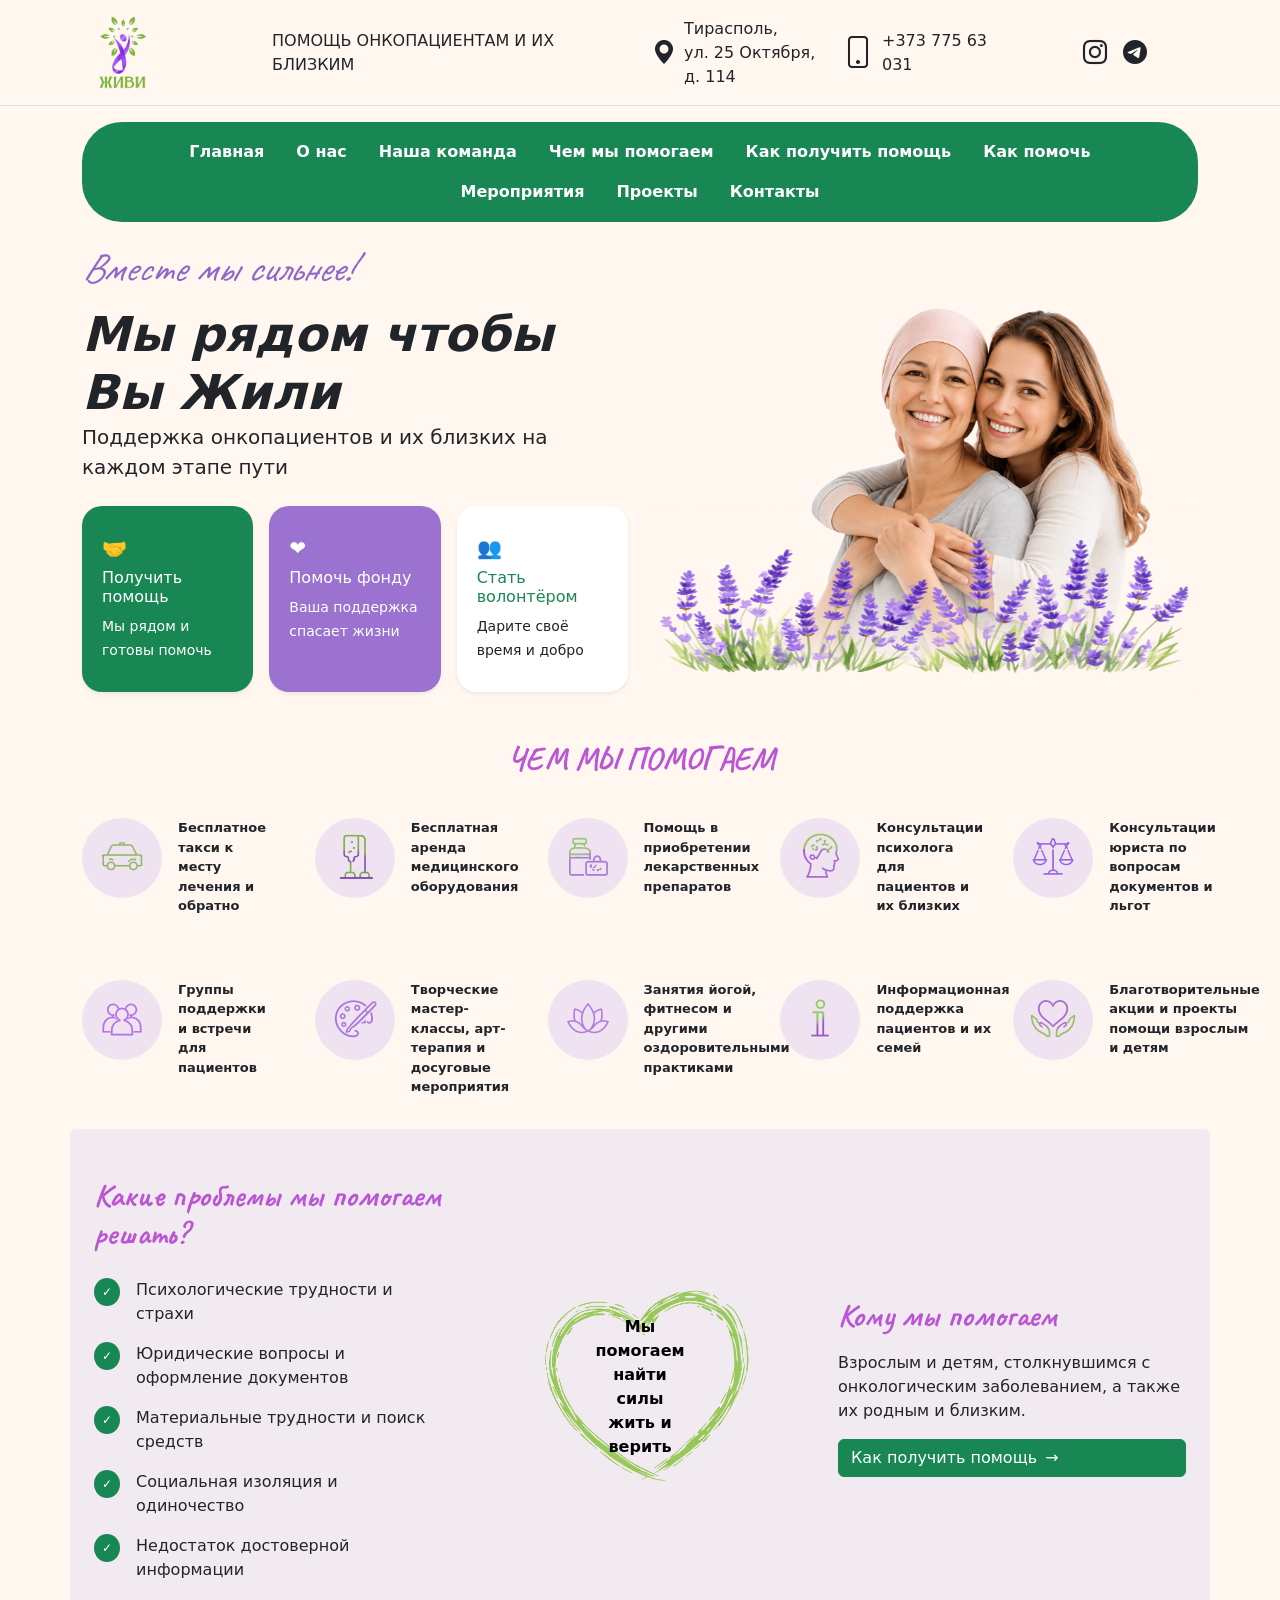
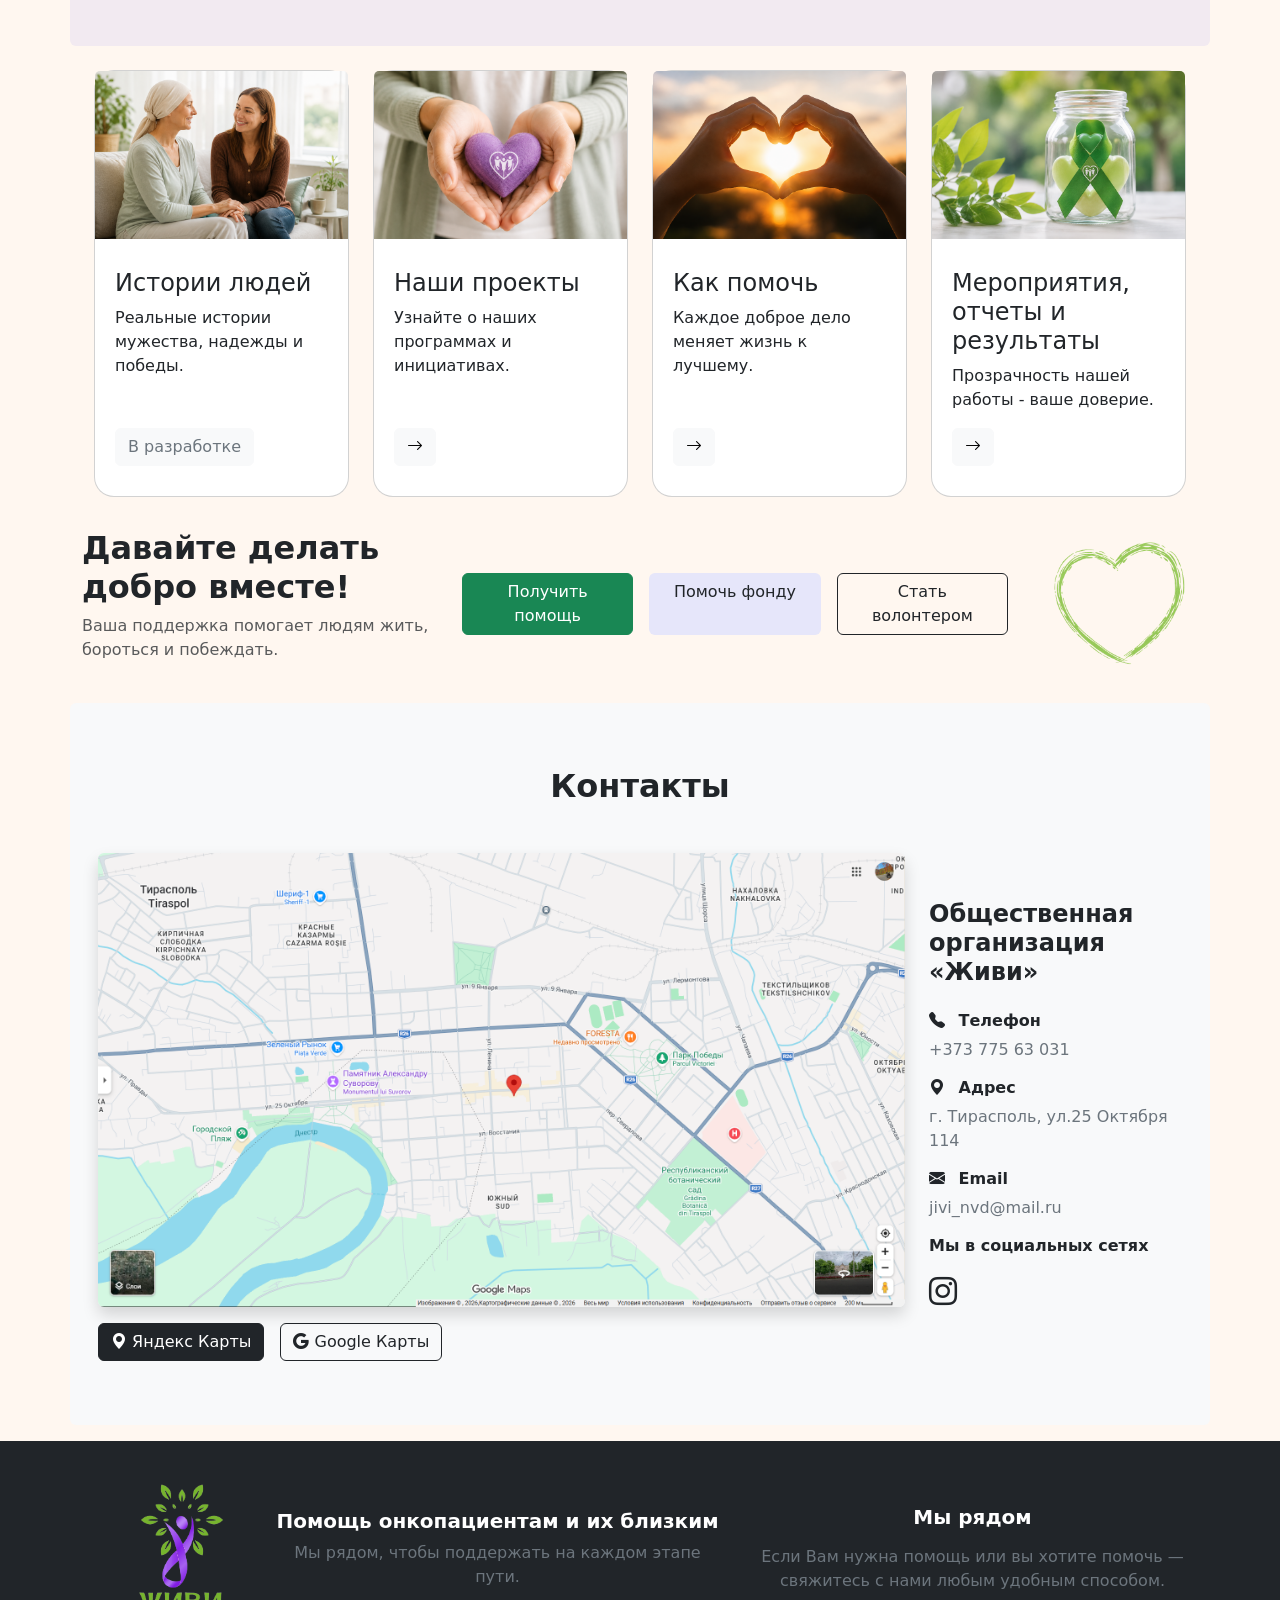
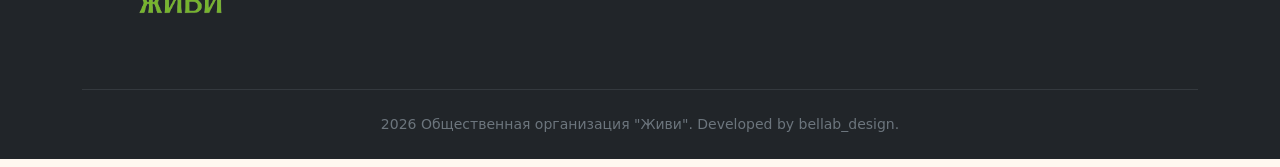
<file: index.html>
<!doctype html>
<html lang="ru">
<head>

    <!-- Google tag (gtag.js) -->
    <script async src="https://www.googletagmanager.com/gtag/js?id=G-BPQXWWPLKF"></script>
    <script>
        window.dataLayer = window.dataLayer || [];
        function gtag(){dataLayer.push(arguments);}
        gtag('js', new Date());

        gtag('config', 'G-BPQXWWPLKF');
    </script>

    <title>ОО «Живи» — помощь онкологическим больным в Приднестровье</title>
    <meta charset="utf-8">
    <meta name="viewport" content="width=device-width, initial-scale=1">


    <meta name="description"
          content="ОО «Живи» помогает онкологическим больным и их семьям в Приднестровье. Юридическая, психологическая и социальная помощь, поддержка пациентов.">

    <meta name="keywords"
          content="Живи, помощь онкобольным, помощь больным раком, Приднестровье, Тирасполь, благотворительность">

    <meta name="author" content="ОО «Живи»">

    <meta property="og:title" content="ОО «Живи» — помощь и поддержка">

    <meta property="og:description" content="Помощь онкологическим больным и их семьям">

    <meta property="og:type" content="website">

    <meta property="og:image" content="https://jivi.pmr.md/icons/header/logo.png">

    <meta property="og:url" content="https://jivi.pmr.md">

    <meta property="og:locale" content="ru_RU">

    <link rel="canonical" href="https://jivi.pmr.md/">

    <!-- Favicon -->
    <link rel="icon" href="https://jivi.pmr.md/icons/favicon.png" type="image/png">

    <!-- Bootstrap Icons -->
    <link rel="stylesheet" href="https://cdn.jsdelivr.net/npm/bootstrap-icons@1.11.3/font/bootstrap-icons.min.css">
    <link href="https://fonts.googleapis.com/css2?family=Caveat:wght@400;500;600;700&display=swap" rel="stylesheet">
    <link href="https://cdn.jsdelivr.net/npm/bootstrap@5.3.8/dist/css/bootstrap.min.css" rel="stylesheet"
          integrity="sha384-sRIl4kxILFvY47J16cr9ZwB07vP4J8+LH7qKQnuqkuIAvNWLzeN8tE5YBujZqJLB" crossorigin="anonymous">
    <link rel="stylesheet" href="css/style.css">


    <script type="application/ld+json">
        {
            "@context": "https://schema.org",
            "@type": "NGO",
            "name": "ОО «Живи»",
            "url": "https://jivi.pmr.md",
            "logo": "https://jivi.pmr.md/icons/header/logo.png",
            "description": "Общественная организация «Живи» оказывает помощь людям с онкологическими заболеваниями в Приднестровье.",
            "telephone": "+37377763031",
            "areaServed": {
                "@type": "Place",
                "name": "Приднестровье"
            },
            "address": {
                "@type": "PostalAddress",
                "addressLocality": "Тирасполь",
                "addressCountry": "MD"
            },
            "sameAs": [
                "https://www.instagram.com/jivi.onko.help/"
            ]
        }
    </script>
</head>

<body style="background-color: #FFF7F0;">

<!--Header-->

<header class="border-bottom">
    <div class="container">

        <div class="row align-items-center gy-2">

            <!-- LOGO -->
            <div class="col-12 col-sm-6 col-md-3 col-lg-2 text-center text-sm-start">
                <img src="icons/header/logo7.png" class="img-fluid logo w-50 p-3" alt="Логотип общественной организации «Живи»">
            </div>

            <!-- TITLE -->
            <div class="col-12 col-sm-6 col-md-3 col-lg-4 text-center text-sm-start">
                ПОМОЩЬ ОНКОПАЦИЕНТАМ И ИХ БЛИЗКИМ
            </div>

            <!-- ADDRESS -->
            <div class="col-12 col-md-3 col-lg-2 d-flex justify-content-center justify-content-md-start align-items-center">
                <i class="bi bi-geo-alt-fill me-2 fs-4"></i>
                <div class="text-center text-md-start">
                    Тирасполь,<br>ул. 25 Октября, д. 114
                </div>
            </div>

            <!-- PHONE -->
            <div class="col-12 col-md-3 col-lg-2 d-flex justify-content-center justify-content-md-start align-items-center">
                <i class="bi bi-phone me-2 fs-2"></i>
                <div class="text-center text-md-start">
                    +373 775 63 031
                </div>
            </div>

            <!-- SOCIAL -->
            <div class="col-12 col-lg-2 d-flex justify-content-center gap-3 fs-5">
                <a href="https://www.instagram.com/jivi.onko.help/" class="text-dark fs-4">
                    <i class="bi bi-instagram"></i>
                </a>
                <a href="https://t.me/team_live_pmr" class="text-dark fs-4">
                    <i class="bi bi-telegram"></i>
                </a>
            </div>
        </div>

    </div>
</header>

<main>

    <!--SEO-->

    <h1 class="visually-hidden">
        ОО «Живи» — помощь онкологическим больным в Приднестровье
    </h1>

    <!--Navbar-->

    <nav class="container mt-3">
        <div class="nav-wrapper bg-success">

            <ul class="nav justify-content-center fw-bold">
                <li class="nav-item">
                    <a class="nav-link text-white" href="#">Главная</a>
                </li>
                <li class="nav-item">
                    <h2 class="visually-hidden">О нас</h2>
                    <a class="nav-link text-white" href="aboutUs.html">О нас</a>
                </li>
                <li class="nav-item">
                    <a class="nav-link text-white" href="ourTeam.html">Наша команда</a>
                </li>
                <li class="nav-item">
                    <h2 class="visually-hidden">Чем мы помогаем</h2>
                    <a class="nav-link text-white" href="#howWeHelp">Чем мы помогаем</a>
                </li>
                <li class="nav-item">
                    <h2 class="visually-hidden">Как
                        получить помощь</h2>
                    <a class="nav-link text-white"
                       href="https://script.google.com/macros/s/AKfycbxM1c7LnrcYfMW8fWRunZTEGgI8AjXnWWBZpgmiaH6TPeH-Q8tuLE4RS60luPx8Rjal/exec">Как
                        получить помощь</a>
                </li>
                <li class="nav-item">
                    <h2 class="visually-hidden">Как помочь</h2>
                    <a class="nav-link text-white" href="howToHelp.html">Как помочь</a>
                </li>
                <li class="nav-item">
                    <a class="nav-link text-white" href="events.html">Мероприятия</a>
                </li>
                <li class="nav-item">
                    <a class="nav-link text-white" href="ourProjects.html">Проекты</a>
                </li>
                <li class="nav-item">
                    <h2 class="visually-hidden">Контакты</h2>
                    <a class="nav-link text-white" href="index.html#contacts">Контакты</a>
                </li>
            </ul>

        </div>
    </nav>

    <!--Hero-->

    <section class="hero p-3 m-3>">
        <div class="container">
            <div class="row align-items-center">

                <!-- Левая колонка -->
                <div class="col-lg-6 text-left text-lg-start">

                    <p class="text-purple fst-italic mb-2 together fs-1">
                        Вместе мы сильнее!
                    </p>

                    <div class="display-5 fw-bold fst-italic">
                        Мы рядом чтобы Вы Жили<br>
                    </div>

                    <p class="lead mb-4">
                        Поддержка онкопациентов и их близких
                        на каждом этапе пути
                    </p>

                    <div class="row g-3">

                        <div class="col-md-4">
                            <a href="https://script.google.com/macros/s/AKfycbxM1c7LnrcYfMW8fWRunZTEGgI8AjXnWWBZpgmiaH6TPeH-Q8tuLE4RS60luPx8Rjal/exec"
                               class="text-decoration-none">
                                <div class="card h-100 border-0 shadow-sm bg-success text-white">
                                    <div class="card-body">
                                        <h5>🤝</h5>
                                        <h6>Получить помощь</h6>
                                        <small>Мы рядом и готовы помочь</small>
                                    </div>
                                </div>
                            </a>
                        </div>

                        <div class="col-md-4">
                            <a href="howToHelp.html"
                               class="text-decoration-none">
                            <div class="card h-100 border-0 shadow-sm text-white"
                                 style="background:#9b72cf;">
                                <div class="card-body">
                                    <h5>❤</h5>
                                    <h6>Помочь фонду</h6>
                                    <small>Ваша поддержка спасает жизни</small>
                                </div>
                            </div>
                            </a>
                        </div>

                        <div class="col-md-4">
                            <div class="card h-100 border-0 shadow-sm">
                                <div class="card-body">
                                    <h5>👥</h5>
                                    <h6 class="text-success">Стать волонтёром</h6>
                                    <small>Дарите своё время и добро</small>
                                </div>
                            </div>
                        </div>

                    </div>

                </div>

                <div class="col-lg-6 text-center pt-3 mt-4">
                    <div class="position-relative d-inline-block">

                        <!-- Основная картинка -->
                        <div class="image-wrapper position-relative">
                            <img src="hero/main2.png"
                                 class="img-fluid"
                                 alt="Поддержка онкопациентов и их близких в Приднестровье">
                            <div class="blur-bottom"></div>
                        </div>

                        <!-- Нижняя картинка -->
                        <img src="hero/purple-lavender.webp"
                             class="position-absolute start-50 translate-middle-x"
                             style="
            bottom: -25px;
            width:100%;
            height:50%;
            z-index:2;
         "
                             alt="">

                    </div>
                </div>


            </div>
        </div>
    </section>


    <!--Чем мы помогаем-->

    <h2 class="text-center mb-4 fw-bold together m-3 p-3" id="howWeHelp">ЧЕМ МЫ ПОМОГАЕМ</h2>

    <div class="container">
        <div class="row row-cols-1 row-cols-sm-2 row-cols-md-3 row-cols-lg-5 g-5">

            <div class="col d-flex align-items-start gap-3">
                <div class="icon-circle">
                    <img src="icons/howWeHelp/1taxi.png"
                         alt="Бесплатное такси для онкопациентов до места лечения">
                </div>
                <p class="help-text fw-bold">Бесплатное такси к месту лечения и обратно</p>
            </div>

            <div class="col d-flex align-items-start gap-3">
                <div class="icon-circle">
                    <img src="icons/howWeHelp/2medEquip.png"
                         alt="Бесплатная аренда медицинского оборудования для пациентов">
                </div>
                <p class="help-text fw-bold">Бесплатная аренда медицинского оборудования</p>
            </div>

            <div class="col d-flex align-items-start gap-3">
                <div class="icon-circle">
                    <img src="icons/howWeHelp/3medc.png"
                         alt="Помощь в приобретении лекарств для онкопациентов">
                </div>
                <p class="help-text fw-bold">Помощь в приобретении лекарственных препаратов</p>
            </div>

            <div class="col d-flex align-items-start gap-3">
                <div class="icon-circle">
                    <img src="icons/howWeHelp/4psycol.png"
                         alt="Психологическая помощь пациентам и их близким">
                </div>
                <p class="help-text fw-bold">Консультации психолога для пациентов и их близких</p>
            </div>

            <div class="col d-flex align-items-start gap-3">
                <div class="icon-circle">
                    <img src="icons/howWeHelp/5lawyer.png"
                         alt="Юридическая помощь онкопациентам по вопросам документов и льгот">
                </div>
                <p class="help-text fw-bold">Консультации юриста по вопросам документов и льгот</p>
            </div>

            <div class="col d-flex align-items-start gap-3">
                <div class="icon-circle">
                    <img src="icons/howWeHelp/6groups.png"
                         alt="Группы поддержки для пациентов и родственников">
                </div>
                <p class="help-text fw-bold">Группы поддержки и встречи для пациентов</p>
            </div>

            <div class="col d-flex align-items-start gap-3">
                <div class="icon-circle">
                    <img src="icons/howWeHelp/7creation.png"
                         alt="Творческие мастер-классы и арт-терапия для пациентов">
                </div>
                <p class="help-text fw-bold">Творческие мастер-классы, арт-терапия и досуговые мероприятия</p>
            </div>

            <div class="col d-flex align-items-start gap-3">
                <div class="icon-circle">
                    <img src="icons/howWeHelp/8fitness.png"  alt="Йога и оздоровительные занятия для пациентов">
                </div>
                <p class="help-text fw-bold">Занятия йогой, фитнесом и другими оздоровительными практиками</p>
            </div>

            <div class="col d-flex align-items-start gap-3">
                <div class="icon-circle">
                    <img src="icons/howWeHelp/9information.png"  alt="Информационная поддержка онкопациентов и семей">
                </div>
                <p class="help-text fw-bold">Информационная поддержка пациентов и их семей</p>
            </div>

            <div class="col d-flex align-items-start gap-3">
                <div class="icon-circle">
                    <img src="icons/howWeHelp/10charityEvents.png" alt="Благотворительные мероприятия общественной организации «Живи»">
                </div>
                <p class="help-text fw-bold">Благотворительные акции и проекты помощи взрослым и детям</p>
            </div>

        </div>
    </div>

    <!--Какие проблемы мы помогаем решать-->

    <div class="container rounded py-5 background-decor mt-3" style="background:#F2EAF1;">
        <div class="container">

            <div class="row align-items-center g-4">

                <!-- LEFT -->
                <div class="col-12 col-lg-4">

                    <h2 class="fw-bold mb-4 together">Какие проблемы мы помогаем решать?</h2>

                    <ul class="list-unstyled">
                        <li class="d-flex align-items-start mb-3">
                            <span class="badge rounded-circle bg-success me-3 p-2">✓</span>
                            Психологические трудности и страхи
                        </li>

                        <li class="d-flex align-items-start mb-3">
                            <span class="badge rounded-circle bg-success me-3 p-2">✓</span>
                            Юридические вопросы и оформление документов
                        </li>

                        <li class="d-flex align-items-start mb-3">
                            <span class="badge rounded-circle bg-success me-3 p-2">✓</span>
                            Материальные трудности и поиск средств
                        </li>

                        <li class="d-flex align-items-start mb-3">
                            <span class="badge rounded-circle bg-success me-3 p-2">✓</span>
                            Социальная изоляция и одиночество
                        </li>

                        <li class="d-flex align-items-start">
                            <span class="badge rounded-circle bg-success me-3 p-2">✓</span>
                            Недостаток достоверной информации
                        </li>
                    </ul>

                </div>

                <!-- CENTER -->
                <div class="col-12 col-lg-4 text-center">

                    <div class="position-relative d-inline-block">

                        <img src="img/heart.png" class="img-fluid" style="max-width:260px;" alt="Символ заботы и поддержки пациентов">

                        <div class="position-absolute top-50 start-50 translate-middle text-black fw-bold px-3">
                            Мы помогаем найти силы жить и верить
                        </div>

                    </div>

                </div>

                <!-- RIGHT -->
                <div class="col-12 col-lg-4">

                    <h2 class="fw-bold together">Кому мы помогаем</h2>

                    <p class="mt-3">
                        Взрослым и детям, столкнувшимся с онкологическим заболеванием,
                        а также их родным и близким.
                    </p>

                    <a href="https://script.google.com/macros/s/AKfycbxM1c7LnrcYfMW8fWRunZTEGgI8AjXnWWBZpgmiaH6TPeH-Q8tuLE4RS60luPx8Rjal/exec"
                       class="btn btn-success mt-3 d-flex align-items-center gap-2">
                        Как получить помощь <span>→</span>
                    </a>

                </div>

            </div>
        </div>
    </div>

    <!--Разделы-->

    <div class="container p-4">
        <div class="row row-cols-1 row-cols-md-4 row-cols-sm-3 row-cols-xs-3 g-4">
            <div class="col">
                <div class="card h-100">
                    <img src="img/sections/stories.png" class="card-img-top" alt="Истории пациентов и людей, получивших поддержку">
                    <div class="card-body d-flex flex-column">
                    <h4 class="card-title">Истории людей</h4>
                        <p class="card-text">Реальные истории мужества, надежды и победы.</p>
                        <button type="button" class="btn btn-light mt-auto align-self-start text-secondary">В разработке</button>
                    </div>
                </div>
            </div>
            <div class="col">
                <div class="card h-100">
                    <img src="img/sections/projects.png" class="card-img-top" alt="Проекты общественной организации «Живи»">
                    <div class="card-body d-flex flex-column">
                    <h4 class="card-title">Наши проекты</h4>
                        <p class="card-text">Узнайте о наших программах и инициативах.</p>
                        <a href="ourProjects.html" type="button" class="btn btn-light mt-auto align-self-start"><i class="bi bi-arrow-right"></i>
                        </a>
                    </div>
                </div>
            </div>
            <div class="col">
                <div class="card h-100">
                    <img src="img/sections/howToHelp.png" class="card-img-top" alt="Способы помочь общественной организации «Живи»">
                    <div class="card-body d-flex flex-column">
                    <h4 class="card-title">Как помочь</h4>
                        <p class="card-text">Каждое доброе дело меняет жизнь к лучшему.</p>
                        <a href="howToHelp.html" type="button" class="btn btn-light mt-auto align-self-start"><i class="bi bi-arrow-right"></i>
                        </a>
                    </div>
                </div>
            </div>
            <div class="col">
                <div class="card h-100">
                    <img src="img/sections/reportsAndResults.png" class="card-img-top" alt="Отчеты и результаты работы организации «Живи»">
                    <div class="card-body d-flex flex-column">
                        <h4 class="card-title">Мероприятия, отчеты и результаты</h4>
                        <p class="card-text">Прозрачность нашей работы - ваше доверие.</p>
                        <a href="events.html" type="button" class="btn btn-light mt-auto align-self-start"><i class="bi bi-arrow-right"></i></a>
                    </div>
                </div>
            </div>
        </div>
    </div>

    <!--Новости и мероприятия-->
    <!--<div class="container p-4">
        <div class="row g-4">

            &lt;!&ndash; ЛЕВАЯ КОЛОНКА &ndash;&gt;
            <div class="col-lg-7">

                <div class="light-lavender rounded p-3 h-100">

                    <h2 class="text-center mb-4 fw-bold together">
                        Новости и мероприятия
                    </h2>

                    <div class="row row-cols-1 row-cols-md-3 g-3">

                        <div class="col">
                            <div class="card h-100">
                                <img src="img/sections/stories.png" class="card-img-top"
                                     style="height: 160px; object-fit: cover;" alt="">
                                <div class="card-body">
                                    <h5 class="card-title">22.07.2026</h5>
                                    <p class="card-text">Занятие по йоге для наших подопечных</p>
                                </div>
                            </div>
                        </div>

                        <div class="col">
                            <div class="card h-100">
                                <img src="img/sections/reportsAndResults.png" class="card-img-top"
                                     style="height: 160px; object-fit: cover;" alt="">
                                <div class="card-body">
                                    <h5 class="card-title">12.09.2026</h5>
                                    <p class="card-text">Благотворительная акция "Подари надежду"</p>
                                </div>
                            </div>
                        </div>

                        <div class="col">
                            <div class="card h-100">
                                <img src="img/sections/projects.png" class="card-img-top"
                                     style="height: 160px; object-fit: cover;" alt="">
                                <div class="card-body">
                                    <h5 class="card-title">08.11.2026</h5>
                                    <p class="card-text">Группа поддержки для пациентов и их близких</p>
                                </div>
                            </div>
                        </div>

                    </div>
                </div>

            </div>

            &lt;!&ndash; ПРАВАЯ КОЛОНКА &ndash;&gt;
            <div class="col-lg-5">

                <div class="light-lavender rounded p-3 h-100">

                    &lt;!&ndash; ПАРТНЕРЫ &ndash;&gt;
                    <h2 class="text-center mb-4 fw-bold together">
                        Наши партнеры
                    </h2>

                    <div class="card mb-4">
                        <div class="card-body">
                            <h5 class="card-title">Партнерская организация</h5>
                            <h6 class="card-subtitle mb-2 text-muted">Поддержка проекта</h6>
                            <div class="d-flex flex-wrap gap-3 align-items-center">

                                <img src="img/sections/howToHelp.png" class="partner-logo" alt="">
                                <img src="img/sections/projects.png" class="partner-logo" alt="">
                                <img src="img/sections/reportsAndResults.png" class="partner-logo" alt="">
                                <img src="img/sections/stories.png" class="partner-logo" alt="">

                            </div>
                        </div>
                    </div>

                    &lt;!&ndash; ОТЗЫВЫ &ndash;&gt;
                    <h2 class="text-center mb-4 fw-bold together">
                        Отзывы
                    </h2>

                    <div id="carouselExampleDark" class="carousel carousel-dark slide">

                        <div class="carousel-indicators">
                            <button type="button" data-bs-target="#carouselExampleDark" data-bs-slide-to="0"
                                    class="active"></button>
                            <button type="button" data-bs-target="#carouselExampleDark" data-bs-slide-to="1"></button>
                            <button type="button" data-bs-target="#carouselExampleDark" data-bs-slide-to="2"></button>
                        </div>

                        <div class="carousel-inner">

                            <div class="carousel-item active" data-bs-interval="3000">
                                <img src="img/sections/stories.png"
                                     class="d-block w-100"
                                     style="height: 220px; object-fit: cover;"
                                     alt="">
                                <div class="carousel-caption d-none d-md-block">
                                    <h5>Отзыв 1</h5>
                                    <p>Очень хороший проект</p>
                                </div>
                            </div>

                            <div class="carousel-item" data-bs-interval="3000">
                                <img src="img/sections/projects.png"
                                     class="d-block w-100"
                                     style="height: 220px; object-fit: cover;"
                                     alt="">
                                <div class="carousel-caption d-none d-md-block">
                                    <h5>Отзыв 2</h5>
                                    <p>Спасибо за помощь</p>
                                </div>
                            </div>

                            <div class="carousel-item" data-bs-interval="3000">
                                <img src="img/sections/reportsAndResults.png"
                                     class="d-block w-100"
                                     style="height: 220px; object-fit: cover;"
                                     alt="">
                                <div class="carousel-caption d-none d-md-block">
                                    <h5>Отзыв 3</h5>
                                    <p>Отличная организация</p>
                                </div>
                            </div>

                        </div>

                        <button class="carousel-control-prev" type="button" data-bs-target="#carouselExampleDark"
                                data-bs-slide="prev">
                            <span class="carousel-control-prev-icon"></span>
                        </button>

                        <button class="carousel-control-next" type="button" data-bs-target="#carouselExampleDark"
                                data-bs-slide="next">
                            <span class="carousel-control-next-icon"></span>
                        </button>

                    </div>

                </div>
            </div>

        </div>
    </div>-->

    <!--Давайте делать добро вместе-->

    <div class="container">
        <div class="row align-items-center g-4">

            <!-- ЛЕВАЯ ЧАСТЬ (текст) -->
            <div class="col-lg-4 col-12">
                <h2 class="fw-bold">
                    Давайте делать добро вместе!
                </h2>

                <p class="text-muted">
                    Ваша поддержка помогает людям жить, бороться и побеждать.
                </p>
            </div>

            <!-- ЦЕНТР (кнопки) -->
            <div class="col-lg-6 col-12 d-flex gap-3">


                <a href="https://script.google.com/macros/s/AKfycbxM1c7LnrcYfMW8fWRunZTEGgI8AjXnWWBZpgmiaH6TPeH-Q8tuLE4RS60luPx8Rjal/exec"
                   class="btn btn-success w-100">
                    Получить помощь
                </a>

                <a href="howToHelp.html" class="btn btn-purple w-100">
                    Помочь фонду
                </a>

                <button class="btn btn-outline-dark w-100">
                    Стать волонтером
                </button>

            </div>

            <!-- ПРАВАЯ ЧАСТЬ (картинка) -->
            <div class="col-lg-2 col-12 text-center">
                <img src="img/heart.png" class="img-fluid" alt="">
            </div>

        </div>
    </div>

    <!-- КОНТАКТЫ -->

    <div class="container rounded p-3 my-3 bg-light">
        <section id="contacts" class="py-5 bg-light">

            <div class="container">

                <h2 class="text-center fw-bold mb-5">
                    Контакты
                </h2>

                <div class="row g-4 align-items-center">

                    <!-- КАРТА -->
                    <div class="col-lg-9">

                        <div class="ratio ratio-16x9 rounded overflow-hidden shadow">
                            <img
                                    src="img/map.png"
                                    alt="Расположение офиса ОО «Живи» в Тирасполе на карте"
                                    class="img-fluid"
                                    loading="lazy">
                        </div>

                        <div class="d-flex gap-3 mt-3">

                            <a href="https://yandex.md/maps/-/CTf3eS15"
                               target="_blank"
                               class="btn btn-dark">
                                <i class="bi bi-geo-alt-fill"></i>
                                Яндекс Карты
                            </a>

                            <a href="https://maps.app.goo.gl/hHtGGGiTGszc2ZJ8A"
                               target="_blank"
                               class="btn btn-outline-dark">
                                <i class="bi bi-google"></i>
                                Google Карты
                            </a>

                        </div>

                    </div>


                    <!-- ИНФОРМАЦИЯ -->
                    <div class="col-lg-3">

                        <h4 class="fw-bold mb-4">
                            Общественная организация «Живи»
                        </h4>


                        <div class="mb-3">
                            <h6 class="fw-bold">
                                <i class="bi bi-telephone-fill me-2"></i>
                                Телефон
                            </h6>

                            <p class="text-secondary">
                                +373 775 63 031
                            </p>
                        </div>


                        <div class="mb-3">
                            <h6 class="fw-bold">
                                <i class="bi bi-geo-alt-fill me-2"></i>
                                Адрес
                            </h6>

                            <p class="text-secondary">
                                г. Тирасполь, ул.25 Октября 114
                            </p>
                        </div>


                        <div class="mb-3">
                            <h6 class="fw-bold">
                                <i class="bi bi-envelope-fill me-2"></i>
                                Email
                            </h6>

                            <p class="text-secondary">
                                jivi_nvd@mail.ru
                            </p>
                        </div>


                        <div>
                            <h6 class="fw-bold mb-3">
                                Мы в социальных сетях
                            </h6>

                            <div class="d-flex gap-3">

                                <a href="https://www.instagram.com/jivi.onko.help/"
                                   class="fs-3 text-dark">
                                    <i class="bi bi-instagram"></i>
                                </a>

                            </div>

                        </div>

                    </div>

                </div>

            </div>

        </section>
    </div>

</main>

<!-- footer -->

<footer class="bg-dark text-white py-2">
    <div class="container ">

        <div class="row g-4 align-items-center justify-content-center text-center">

            <!-- 1 КОЛОНКА -->
            <div class="col-lg-2 col-md-6 col-12 ">

                <img src="icons/header/logo.png" alt="Логотип общественной организации «Живи»" style="height:200px;" class="mb-3">
            </div>

            <!-- 2 КОЛОНКА -->
            <div class="col-lg-5 col-md-6 col-12">

                <h5 class="fw-bold">
                    Помощь онкопациентам и их близким
                </h5>

                <p class="text-secondary">
                    Мы рядом, чтобы поддержать на каждом этапе пути.
                </p>
            </div>


            <!-- 4 КОЛОНКА -->

            <!-- 5 КОЛОНКА -->
            <div class="col-lg-5 col-md-6 col-12">
                <h5 class="fw-bold mb-3">Мы рядом</h5>

                <p class="text-secondary">
                    Если Вам нужна помощь или вы хотите помочь —
                    свяжитесь с нами любым удобным способом.
                </p>
            </div>

        </div>

        <!-- НИЖНЯЯ ЛИНИЯ -->
        <hr class="border-secondary my-4">

        <div class="text-center text-secondary small mb-3">
            2026 Общественная организация "Живи". Developed by bellab_design.
        </div>


    </div>
</footer>


<!--<script src="js/tires.js"></script>
<script src="js/navbar.js"></script>-->

<script src="https://cdn.jsdelivr.net/npm/bootstrap@5.3.8/dist/js/bootstrap.bundle.min.js"
        integrity="sha384-FKyoEForCGlyvwx9Hj09JcYn3nv7wiPVlz7YYwJrWVcXK/BmnVDxM+D2scQbITxI"
        crossorigin="anonymous"></script>

</body>
</html>
</file>
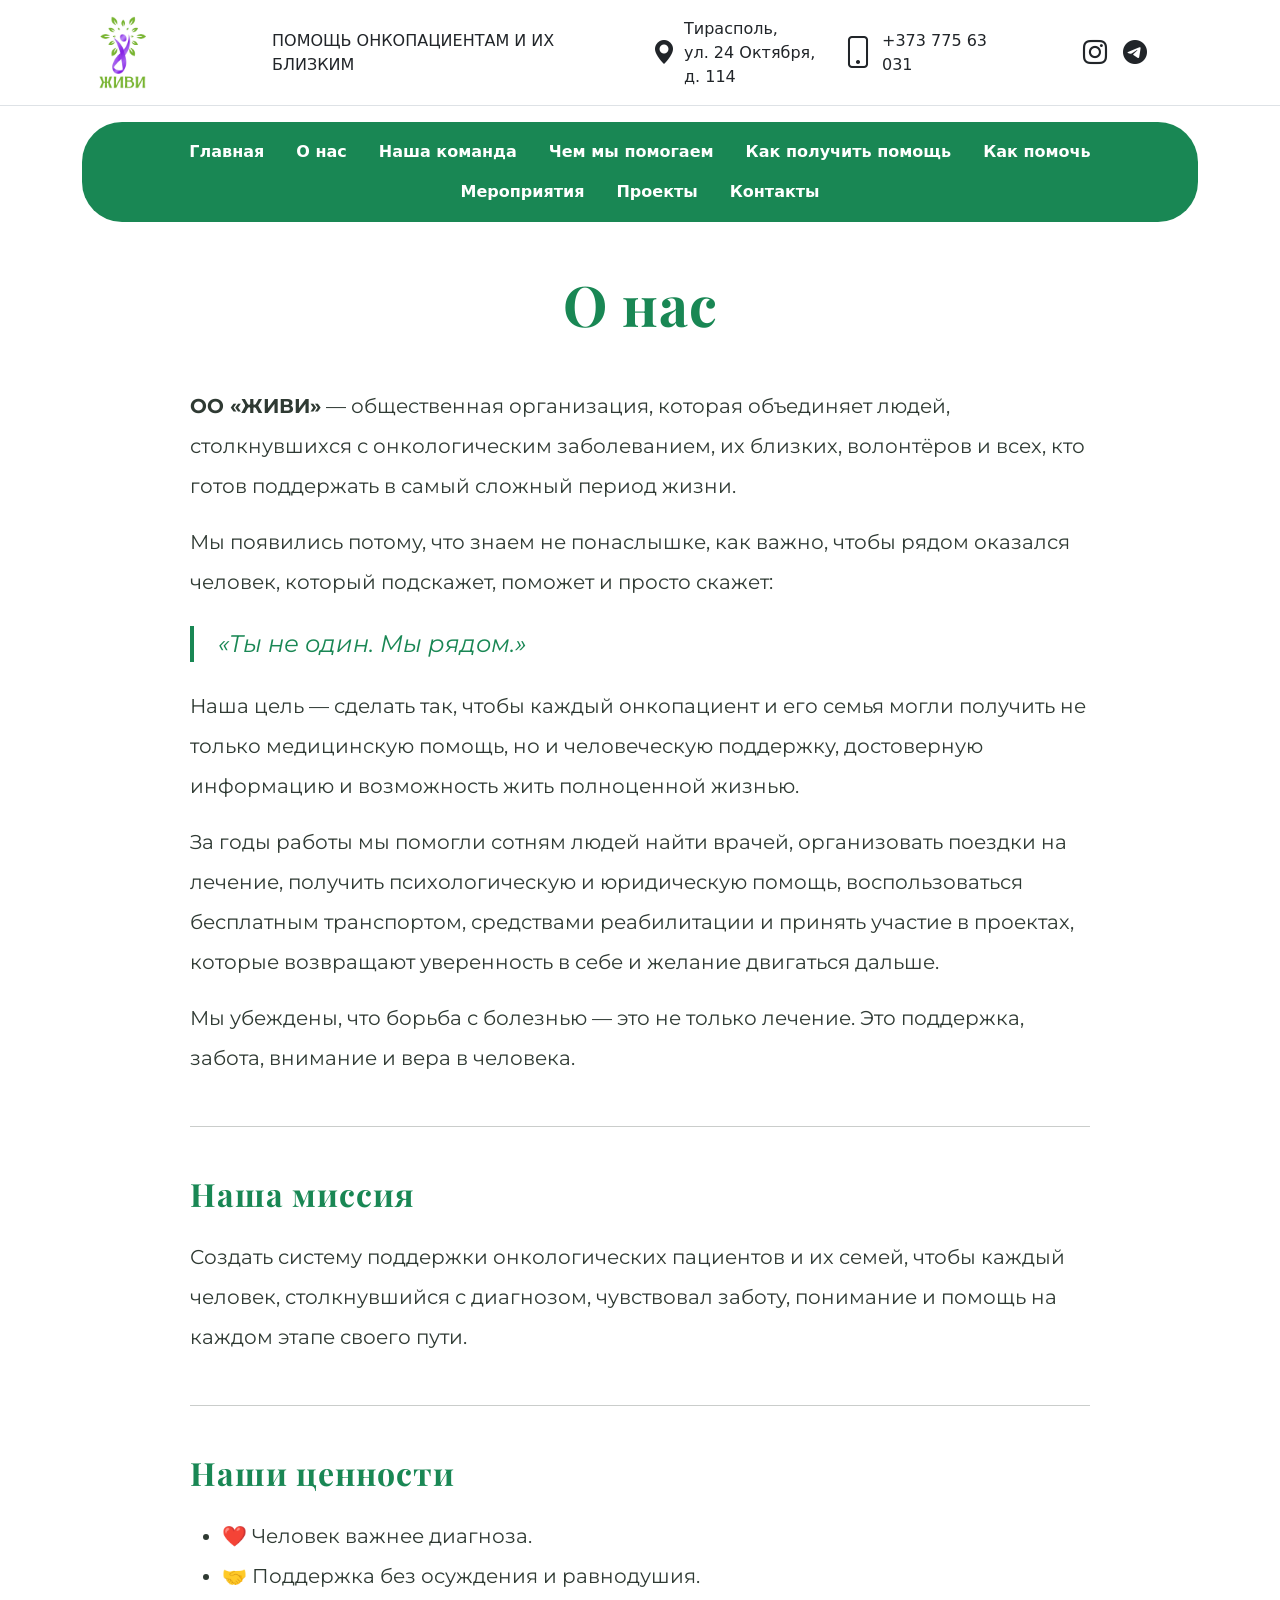
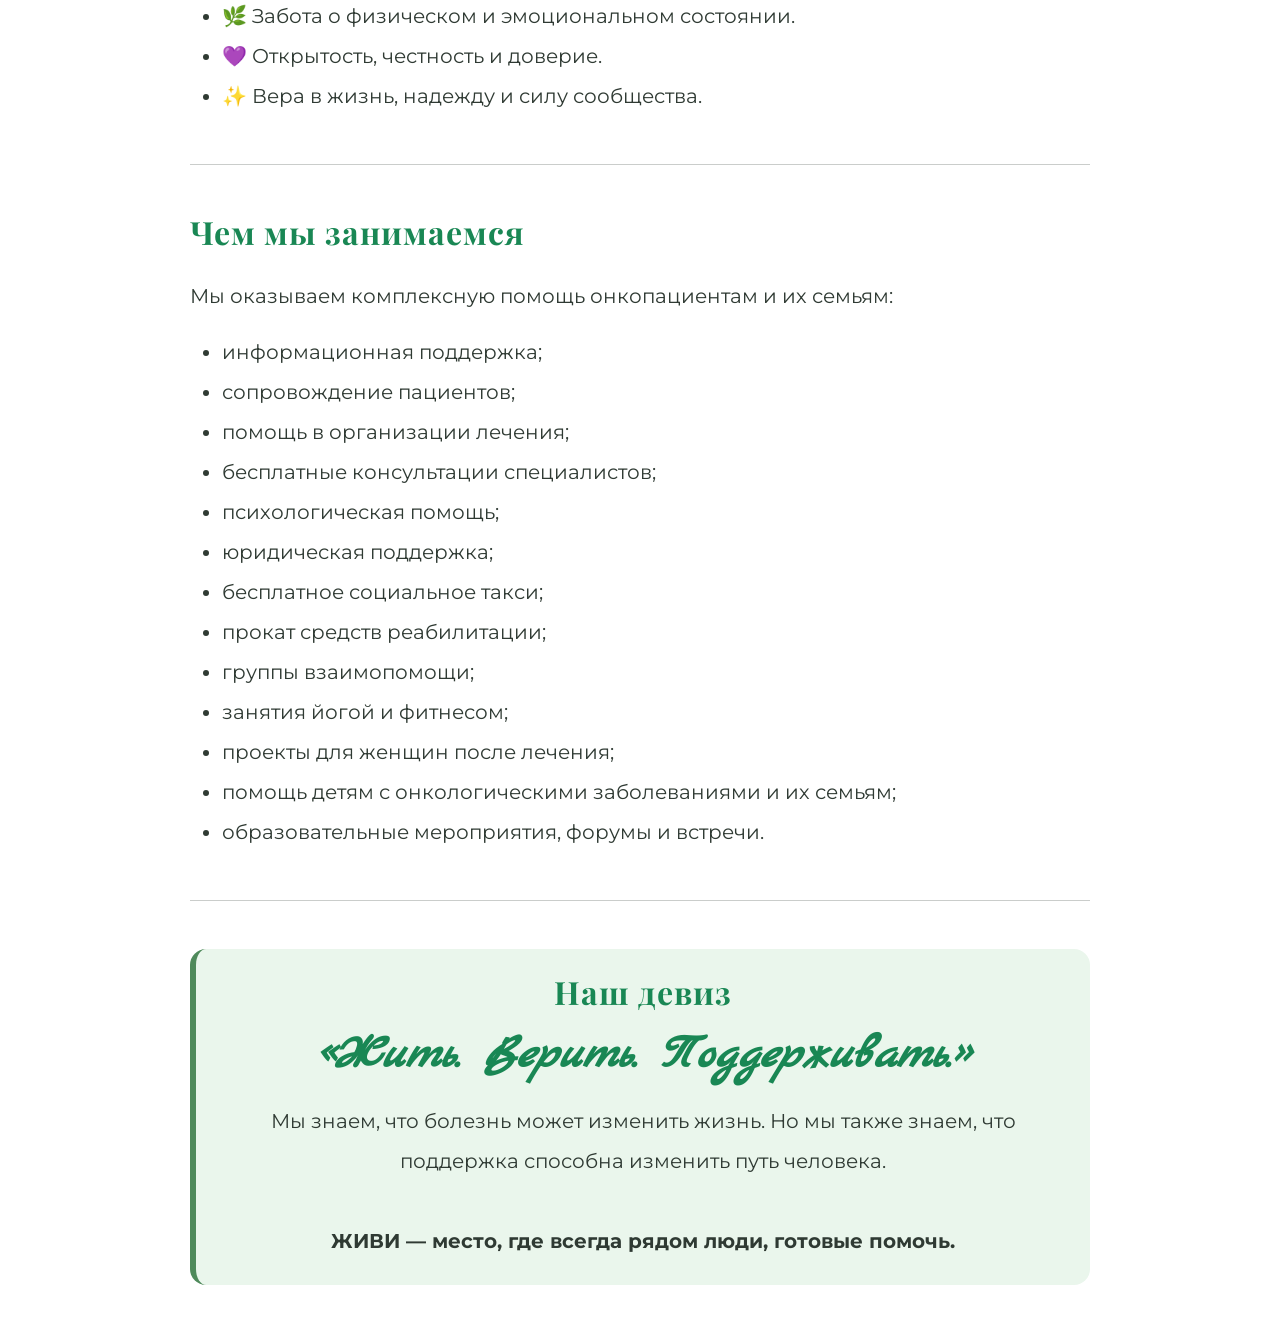
<file: aboutUs.html>
<!doctype html>
<html lang="en">
<head>

    <!-- Google tag (gtag.js) -->
    <script async src="https://www.googletagmanager.com/gtag/js?id=G-BPQXWWPLKF"></script>
    <script>
        window.dataLayer = window.dataLayer || [];
        function gtag(){dataLayer.push(arguments);}
        gtag('js', new Date());

        gtag('config', 'G-BPQXWWPLKF');
    </script>

    <title>Живи</title>
    <meta charset="utf-8">
    <meta name="viewport" content="width=device-width, initial-scale=1">



    <meta name="description"
          content="Общественная организация Живи">
    <meta name="robots" content="index, follow">
    <link rel="canonical" href=""><!--указать позже-->



    <!-- Favicon -->
    <link rel="icon" href="icons/favicon.png" type="image/x-icon">

    <!-- Bootstrap Icons -->
    <link rel="stylesheet" href="https://cdn.jsdelivr.net/npm/bootstrap-icons@1.11.3/font/bootstrap-icons.min.css">


    <link href="https://fonts.googleapis.com/css2?family=Playfair+Display:wght@600;700&family=Montserrat:wght@300;400;500&display=swap" rel="stylesheet">

    <link href="https://fonts.googleapis.com/css2?family=Marck+Script&display=swap" rel="stylesheet">

    <link href="https://cdn.jsdelivr.net/npm/bootstrap@5.3.8/dist/css/bootstrap.min.css" rel="stylesheet"
          integrity="sha384-sRIl4kxILFvY47J16cr9ZwB07vP4J8+LH7qKQnuqkuIAvNWLzeN8tE5YBujZqJLB" crossorigin="anonymous">
    <link rel="stylesheet" href="css/aboutUs.css">
    <link rel="stylesheet" href="css/style.css">
</head>
<body>

<!--Header-->

<header class="border-bottom">
    <div class="container">

        <div class="row align-items-center gy-2">

            <!-- LOGO -->
            <div class="col-12 col-sm-6 col-md-3 col-lg-2 text-center text-sm-start">
                <img src="icons/header/logo7.png" class="img-fluid logo w-50 p-3" alt="Логотип">
            </div>

            <!-- TITLE -->
            <div class="col-12 col-sm-6 col-md-3 col-lg-4 text-center text-sm-start">
                ПОМОЩЬ ОНКОПАЦИЕНТАМ И ИХ БЛИЗКИМ
            </div>

            <!-- ADDRESS -->
            <div class="col-12 col-md-3 col-lg-2 d-flex justify-content-center justify-content-md-start align-items-center">
                <i class="bi bi-geo-alt-fill me-2 fs-4"></i>
                <div class="text-center text-md-start">
                    Тирасполь,<br>ул. 24 Октября, д. 114
                </div>
            </div>

            <!-- PHONE -->
            <div class="col-12 col-md-3 col-lg-2 d-flex justify-content-center justify-content-md-start align-items-center">
                <i class="bi bi-phone me-2 fs-2"></i>
                <div class="text-center text-md-start">
                    +373 775 63 031
                </div>
            </div>

            <!-- SOCIAL -->
            <div class="col-12 col-lg-2 d-flex justify-content-center gap-3 fs-5">
                <a href="https://www.instagram.com/vika_zudnia?igsh=MTg4NHFieWpuamlzYQ==" class="text-dark fs-4">
                    <i class="bi bi-instagram"></i>
                </a>
                <a href="https://t.me/Viktoria_viktorovnaz" class="text-dark fs-4">
                    <i class="bi bi-telegram"></i>
                </a>
            </div>
        </div>

    </div>
</header>

<!--Navbar-->

<div class="container mt-3">
    <div class="nav-wrapper bg-success">

        <ul class="nav justify-content-center fw-bold">
            <li class="nav-item">
                <a class="nav-link text-white" href="index.html">Главная</a>
            </li>
            <li class="nav-item">
                <a class="nav-link text-white" href="aboutUs.html">О нас</a>
            </li>
            <li class="nav-item">
                <a class="nav-link text-white" href="ourTeam.html">Наша команда</a>
            </li>
            <li class="nav-item">
                <a class="nav-link text-white" href="index.html#howWeHelp">Чем мы помогаем</a>
            </li>
            <li class="nav-item">
                <a class="nav-link text-white" href="https://script.google.com/macros/s/AKfycbxM1c7LnrcYfMW8fWRunZTEGgI8AjXnWWBZpgmiaH6TPeH-Q8tuLE4RS60luPx8Rjal/exec">Как получить помощь</a>
            </li>
            <li class="nav-item">
                <a class="nav-link text-white" href="howToHelp.html">Как помочь</a>
            </li>
            <li class="nav-item">
                <a class="nav-link text-white" href="events.html">Мероприятия</a>
            </li>
            <li class="nav-item">
                <a class="nav-link text-white" href="ourProjects.html">Проекты</a>
            </li>
            <li class="nav-item">
                <a class="nav-link text-white" href="index.html#contacts">Контакты</a>
            </li>
        </ul>

    </div>
</div>

<!--О нас-->

<section class="container py-5">

    <div class="text-center mb-5">
        <h1 class="display-4 fw-bold text-success">О нас</h1>
    </div>

    <div class="mx-auto" style="max-width: 900px;">

        <p class="fs-5 lh-lg">
            <strong>ОО «ЖИВИ»</strong> — общественная организация, которая объединяет людей,
            столкнувшихся с онкологическим заболеванием, их близких, волонтёров и всех,
            кто готов поддержать в самый сложный период жизни.
        </p>

        <p class="fs-5 lh-lg">
            Мы появились потому, что знаем не понаслышке, как важно, чтобы рядом оказался человек,
            который подскажет, поможет и просто скажет:
        </p>

        <blockquote class="border-start border-4 border-success ps-4 my-4 fst-italic fs-4 text-success">
            «Ты не один. Мы рядом.»
        </blockquote>

        <p class="fs-5 lh-lg">
            Наша цель — сделать так, чтобы каждый онкопациент и его семья могли получить
            не только медицинскую помощь, но и человеческую поддержку, достоверную информацию
            и возможность жить полноценной жизнью.
        </p>

        <p class="fs-5 lh-lg">
            За годы работы мы помогли сотням людей найти врачей, организовать поездки на лечение,
            получить психологическую и юридическую помощь, воспользоваться бесплатным транспортом,
            средствами реабилитации и принять участие в проектах, которые возвращают уверенность
            в себе и желание двигаться дальше.
        </p>

        <p class="fs-5 lh-lg">
            Мы убеждены, что борьба с болезнью — это не только лечение.
            Это поддержка, забота, внимание и вера в человека.
        </p>

        <hr class="my-5">

        <h2 class="fw-bold text-success mb-4">
            Наша миссия
        </h2>

        <p class="fs-5 lh-lg">
            Создать систему поддержки онкологических пациентов и их семей,
            чтобы каждый человек, столкнувшийся с диагнозом, чувствовал заботу,
            понимание и помощь на каждом этапе своего пути.
        </p>

        <hr class="my-5">

        <h2 class="fw-bold text-success mb-4">
            Наши ценности
        </h2>

        <ul class="fs-5 lh-lg">
            <li>❤️ Человек важнее диагноза.</li>
            <li>🤝 Поддержка без осуждения и равнодушия.</li>
            <li>🌿 Забота о физическом и эмоциональном состоянии.</li>
            <li>💜 Открытость, честность и доверие.</li>
            <li>✨ Вера в жизнь, надежду и силу сообщества.</li>
        </ul>

        <hr class="my-5">

        <h2 class="fw-bold text-success mb-4">
            Чем мы занимаемся
        </h2>

        <p class="fs-5 lh-lg">
            Мы оказываем комплексную помощь онкопациентам и их семьям:
        </p>

        <ul class="fs-5 lh-lg">
            <li>информационная поддержка;</li>
            <li>сопровождение пациентов;</li>
            <li>помощь в организации лечения;</li>
            <li>бесплатные консультации специалистов;</li>
            <li>психологическая помощь;</li>
            <li>юридическая поддержка;</li>
            <li>бесплатное социальное такси;</li>
            <li>прокат средств реабилитации;</li>
            <li>группы взаимопомощи;</li>
            <li>занятия йогой и фитнесом;</li>
            <li>проекты для женщин после лечения;</li>
            <li>помощь детям с онкологическими заболеваниями и их семьям;</li>
            <li>образовательные мероприятия, форумы и встречи.</li>
        </ul>

        <hr class="my-5">

        <div class="text-center py-4 px-4 rounded-4"
             style="background:#EAF6EC; border-left:6px solid #4F8A5B;">

            <h2 class="fw-bold text-success mb-3">
                Наш девиз
            </h2>

            <p class="display-6 fw-semibold fst-italic text-success motto">
                «Жить. Верить. Поддерживать.»
            </p>

            <p class="fs-5 lh-lg mb-0">
                Мы знаем, что болезнь может изменить жизнь.
                Но мы также знаем, что поддержка способна изменить путь человека.
                <br><br>
                <strong>ЖИВИ — место, где всегда рядом люди, готовые помочь.</strong>
            </p>

        </div>

    </div>

</section>

</body>
</html>
</file>
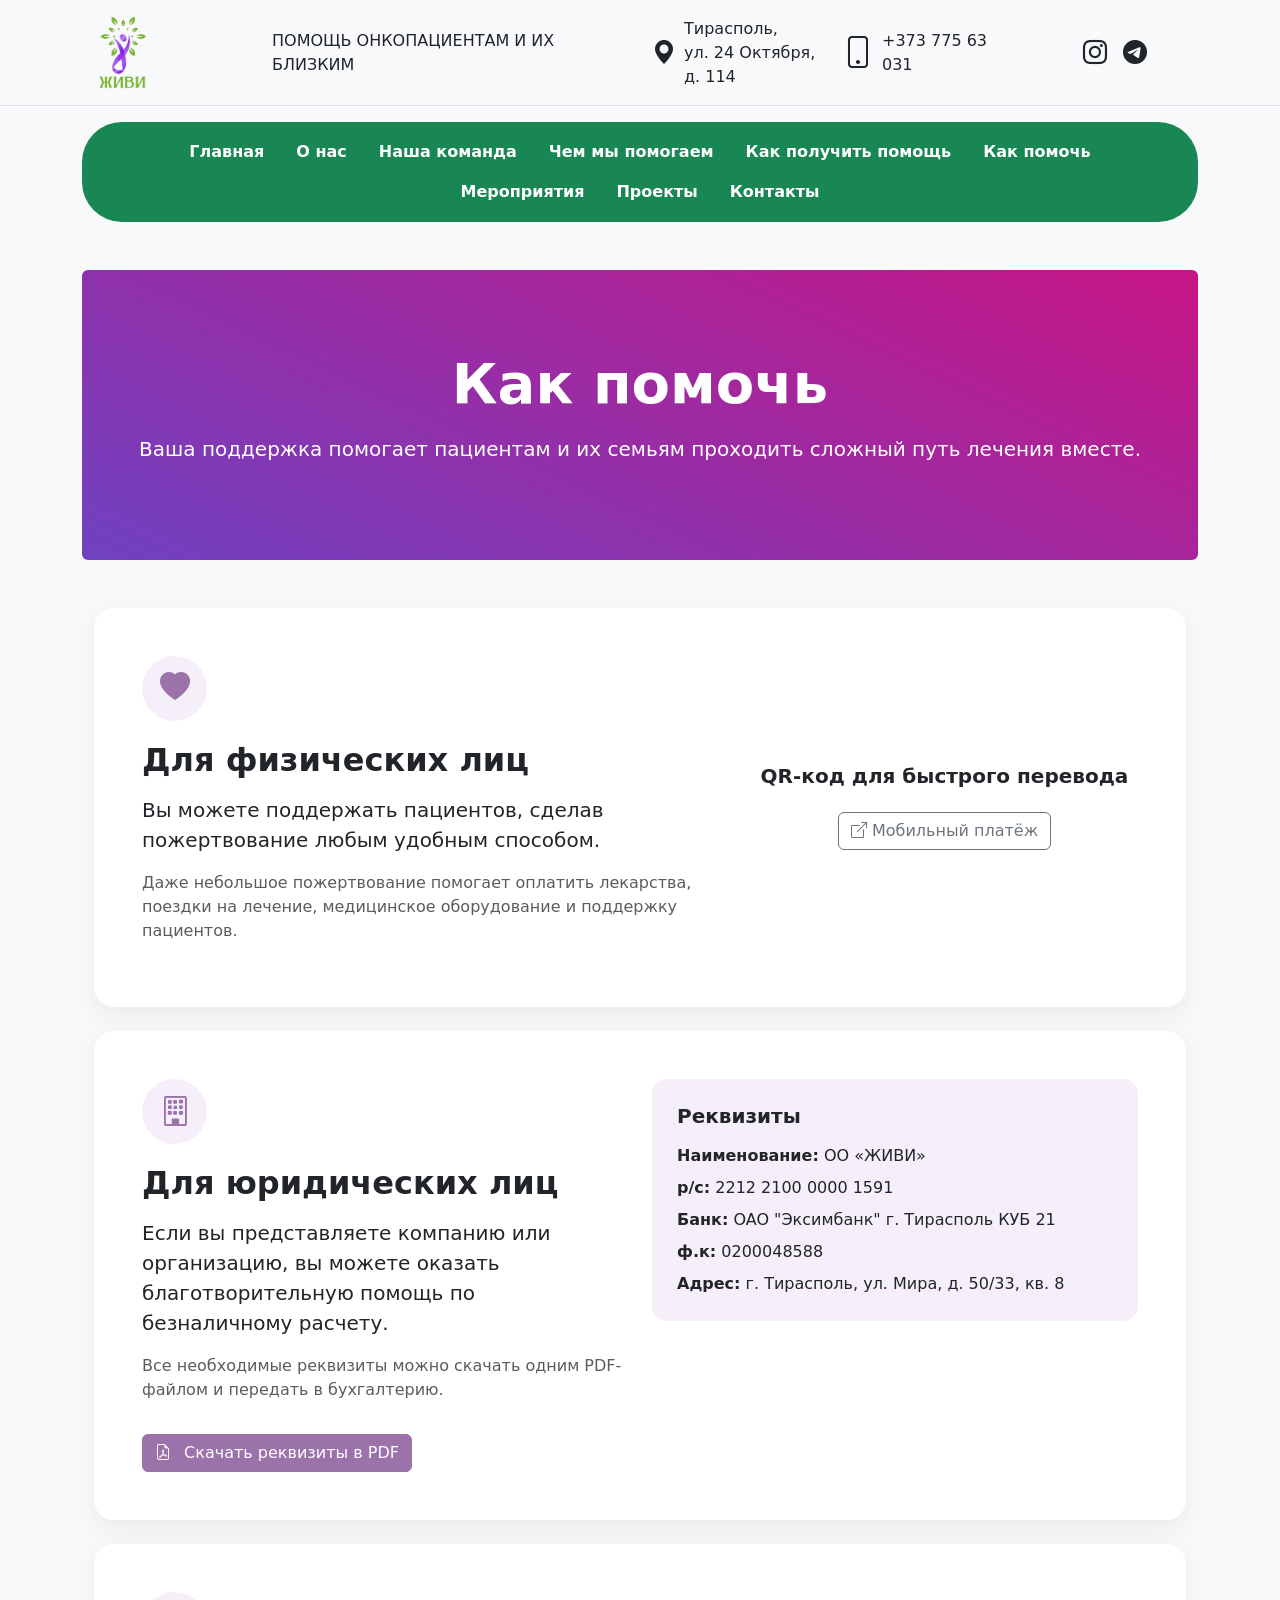
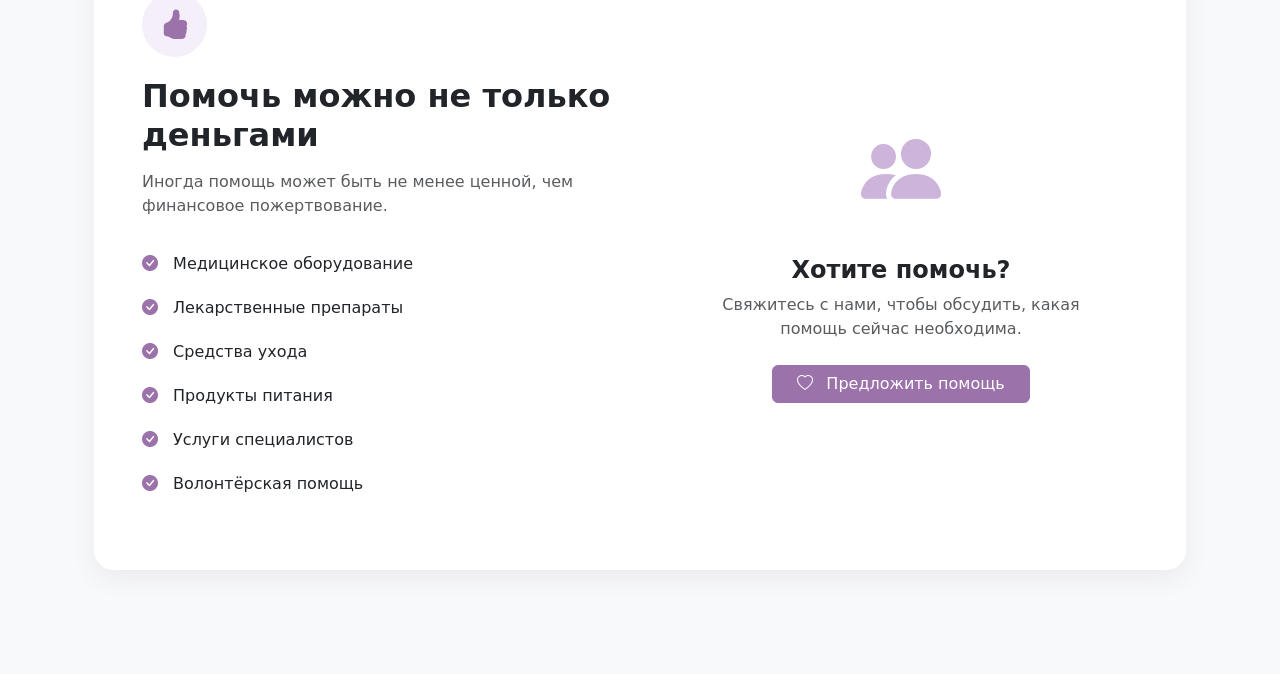
<file: howToHelp.html>
<!doctype html>
<html lang="ru">

<head>

    <!-- Google tag (gtag.js) -->
    <script async src="https://www.googletagmanager.com/gtag/js?id=G-BPQXWWPLKF"></script>
    <script>
        window.dataLayer = window.dataLayer || [];
        function gtag(){dataLayer.push(arguments);}
        gtag('js', new Date());

        gtag('config', 'G-BPQXWWPLKF');
    </script>

    <title>Как помочь</title>

    <meta charset="utf-8">
    <meta name="viewport" content="width=device-width, initial-scale=1">

    <meta name="description"
          content="Общественная организация Живи">
    <meta name="robots" content="index, follow">


    <link rel="canonical" href=""><!--указать позже-->

    <!-- Favicon -->
    <link rel="icon" href="icons/favicon.png" type="image/x-icon">

    <!-- Bootstrap Icons -->
    <link rel="stylesheet" href="https://cdn.jsdelivr.net/npm/bootstrap-icons@1.11.3/font/bootstrap-icons.min.css">


    <link href="https://fonts.googleapis.com/css2?family=Playfair+Display:wght@600;700&family=Montserrat:wght@300;400;500&display=swap"
          rel="stylesheet">

    <link href="https://fonts.googleapis.com/css2?family=Marck+Script&display=swap" rel="stylesheet">

    <link href="https://cdn.jsdelivr.net/npm/bootstrap@5.3.8/dist/css/bootstrap.min.css" rel="stylesheet"
          integrity="sha384-sRIl4kxILFvY47J16cr9ZwB07vP4J8+LH7qKQnuqkuIAvNWLzeN8tE5YBujZqJLB" crossorigin="anonymous">
    <link rel="stylesheet" href="css/ourTeam.css">
    <link rel="stylesheet" href="css/style.css">
    <link rel="stylesheet" href="css/howToHelp.css">

</head>
<body>

<!--Header-->

<header class="border-bottom">
    <div class="container">

        <div class="row align-items-center gy-2">

            <!-- LOGO -->
            <div class="col-12 col-sm-6 col-md-3 col-lg-2 text-center text-sm-start">
                <img src="icons/header/logo7.png" class="img-fluid logo w-50 p-3" alt="Логотип">
            </div>

            <!-- TITLE -->
            <div class="col-12 col-sm-6 col-md-3 col-lg-4 text-center text-sm-start">
                ПОМОЩЬ ОНКОПАЦИЕНТАМ И ИХ БЛИЗКИМ
            </div>

            <!-- ADDRESS -->
            <div class="col-12 col-md-3 col-lg-2 d-flex justify-content-center justify-content-md-start align-items-center">
                <i class="bi bi-geo-alt-fill me-2 fs-4"></i>
                <div class="text-center text-md-start">
                    Тирасполь,<br>ул. 24 Октября, д. 114
                </div>
            </div>

            <!-- PHONE -->
            <div class="col-12 col-md-3 col-lg-2 d-flex justify-content-center justify-content-md-start align-items-center">
                <i class="bi bi-phone me-2 fs-2"></i>
                <div class="text-center text-md-start">
                    +373 775 63 031
                </div>
            </div>

            <!-- SOCIAL -->
            <div class="col-12 col-lg-2 d-flex justify-content-center gap-3 fs-5">
                <a href="https://www.instagram.com/vika_zudnia?igsh=MTg4NHFieWpuamlzYQ==" class="text-dark fs-4">
                    <i class="bi bi-instagram"></i>
                </a>
                <a href="https://t.me/Viktoria_viktorovnaz" class="text-dark fs-4">
                    <i class="bi bi-telegram"></i>
                </a>
            </div>
        </div>

    </div>
</header>

<!--Navbar-->

<div class="container mt-3">
    <div class="nav-wrapper bg-success">

        <ul class="nav justify-content-center fw-bold">
            <li class="nav-item">
                <a class="nav-link text-white" href="index.html">Главная</a>
            </li>
            <li class="nav-item">
                <a class="nav-link text-white" href="aboutUs.html">О нас</a>
            </li>
            <li class="nav-item">
                <a class="nav-link text-white" href="ourTeam.html">Наша команда</a>
            </li>
            <li class="nav-item">
                <a class="nav-link text-white" href="index.html#howWeHelp">Чем мы помогаем</a>
            </li>
            <li class="nav-item">
                <a class="nav-link text-white" href="https://script.google.com/macros/s/AKfycbxM1c7LnrcYfMW8fWRunZTEGgI8AjXnWWBZpgmiaH6TPeH-Q8tuLE4RS60luPx8Rjal/exec">Как получить помощь</a>
            </li>
            <li class="nav-item">
                <a class="nav-link text-white" href="howToHelp.html">Как помочь</a>
            </li>
            <li class="nav-item">
                <a class="nav-link text-white" href="events.html">Мероприятия</a>
            </li>
            <li class="nav-item">
                <a class="nav-link text-white" href="ourProjects.html">Проекты</a>
            </li>
            <li class="nav-item">
                <a class="nav-link text-white" href="index.html#contacts">Контакты</a>
            </li>
        </ul>

    </div>
</div>

<!--Наша команда-->

<section class="container py-5">

    <!-- Заголовок -->

    <section class="team-header text-center rounded">

        <div class="container">

            <h1 class="display-4 fw-bold">
                Как помочь
            </h1>

            <p class="lead mt-3">
                Ваша поддержка помогает пациентам и их семьям
                проходить сложный путь лечения вместе.
            </p>

        </div>

    </section>

    <!-- ========================= -->
    <!-- ОСНОВНОЙ КОНТЕНТ -->
    <!-- ========================= -->

    <section class="py-5">

        <div class="container">


            <!-- ========================= -->
            <!-- ФИЗИЧЕСКИЕ ЛИЦА -->
            <!-- ========================= -->

            <div class="card help-card mb-4">

                <div class="card-body p-4 p-lg-5">

                    <div class="row align-items-center g-5">


                        <!-- Текст -->

                        <div class="col-lg-7">

                            <div class="help-icon">

                                <i class="bi bi-heart-fill"></i>

                            </div>


                            <h2 class="fw-bold mb-3">
                                Для физических лиц
                            </h2>


                            <p class="lead">
                                Вы можете поддержать пациентов,
                                сделав пожертвование любым удобным способом.
                            </p>


                            <p class="text-muted">

                                Даже небольшое пожертвование помогает
                                оплатить лекарства, поездки на лечение,
                                медицинское оборудование и поддержку пациентов.

                            </p>
                        </div>



                        <!-- QR -->

                        <div class="col-lg-5 text-center">

                            <h5 class="fw-bold mb-3">
                                QR-код для быстрого перевода
                            </h5>

                            <div class="mt-4">

                                <a href="https://qrpay.apb.online/QRT220137117838569"
                                   download
                                   class="btn btn-outline-secondary">

                                    <i class="bi bi-box-arrow-up-right"></i>

                                    Мобильный платёж

                                </a>

                            </div>

                        </div>


                    </div>

                </div>

            </div>



            <!-- ========================= -->
            <!-- ЮРИДИЧЕСКИЕ ЛИЦА -->
            <!-- ========================= -->

            <div class="card help-card mb-4">

                <div class="card-body p-4 p-lg-5">

                    <div class="row g-4">


                        <div class="col-lg-6">

                            <div class="help-icon">

                                <i class="bi bi-building"></i>

                            </div>


                            <h2 class="fw-bold mb-3">
                                Для юридических лиц
                            </h2>


                            <p class="lead">

                                Если вы представляете компанию
                                или организацию, вы можете оказать
                                благотворительную помощь
                                по безналичному расчету.

                            </p>


                            <p class="text-muted">

                                Все необходимые реквизиты можно
                                скачать одним PDF-файлом и передать
                                в бухгалтерию.

                            </p>


                            <a href="files/requisitesJivi.pdf"
                               class="btn btn-help mt-3"
                               download>

                                <i class="bi bi-file-earmark-pdf me-2"></i>

                                Скачать реквизиты в PDF

                            </a>

                        </div>



                        <!-- Реквизиты -->

                        <div class="col-lg-6">

                            <div class="details-box">

                                <h5 class="fw-bold mb-3">
                                    Реквизиты
                                </h5>


                                <p class="mb-2">
                                    <strong>Наименование:</strong>
                                    ОО «ЖИВИ»
                                </p>


                                <p class="mb-2">
                                    <strong>р/с:</strong>
                                    2212 2100 0000 1591
                                </p>


                                <p class="mb-2">
                                    <strong>Банк:</strong>
                                    OAO "Эксимбанк" г. Тирасполь КУБ 21
                                </p>


                                <p class="mb-2">
                                    <strong>ф.к:</strong>
                                    0200048588
                                </p>


                                <p class="mb-0">
                                    <strong>Адрес:</strong>
                                    г. Тирасполь, ул. Мира, д. 50/33, кв. 8
                                </p>

                            </div>

                        </div>


                    </div>

                </div>

            </div>



            <!-- ========================= -->
            <!-- ПОМОЩЬ НЕ ДЕНЬГАМИ -->
            <!-- ========================= -->

            <div class="card help-card">

                <div class="card-body p-4 p-lg-5">

                    <div class="row align-items-center g-5">


                        <div class="col-lg-6">

                            <div class="help-icon">

                                <i class="bi bi-hand-thumbs-up-fill"></i>

                            </div>


                            <h2 class="fw-bold mb-3">
                                Помочь можно не только деньгами
                            </h2>


                            <p class="text-muted">

                                Иногда помощь может быть не менее ценной,
                                чем финансовое пожертвование.

                            </p>


                            <ul class="help-list mt-4">

                                <li>
                                    <i class="bi bi-check-circle-fill"></i>
                                    Медицинское оборудование
                                </li>

                                <li>
                                    <i class="bi bi-check-circle-fill"></i>
                                    Лекарственные препараты
                                </li>

                                <li>
                                    <i class="bi bi-check-circle-fill"></i>
                                    Средства ухода
                                </li>

                                <li>
                                    <i class="bi bi-check-circle-fill"></i>
                                    Продукты питания
                                </li>

                                <li>
                                    <i class="bi bi-check-circle-fill"></i>
                                    Услуги специалистов
                                </li>

                                <li>
                                    <i class="bi bi-check-circle-fill"></i>
                                    Волонтёрская помощь
                                </li>

                            </ul>

                        </div>



                        <div class="col-lg-6 text-center">

                            <div class="p-4">

                                <i class="bi bi-people-fill"
                                   style="font-size: 80px; color: #CDB4DB;">
                                </i>


                                <h4 class="fw-bold mt-4">
                                    Хотите помочь?
                                </h4>


                                <p class="text-muted">

                                    Свяжитесь с нами, чтобы обсудить,
                                    какая помощь сейчас необходима.

                                </p>


                                <a href="index.html#contacts"
                                   class="btn btn-help px-4 mt-2">

                                    <i class="bi bi-heart me-2"></i>

                                    Предложить помощь

                                </a>

                            </div>

                        </div>


                    </div>

                </div>

            </div>


        </div>

    </section>



</section>

<!-- Модальное окно -->
<div class="modal fade" id="imageModal" tabindex="-1" aria-hidden="true">

    <div class="modal-dialog modal-dialog-centered modal-lg">

        <div class="modal-content border-0 bg-transparent">

            <div class="modal-body text-center position-relative">

                <!-- Крестик -->
                <button type="button"
                        class="btn-close position-absolute top-0 end-0 m-3"
                        data-bs-dismiss="modal"
                        aria-label="Закрыть">
                </button>

                <!-- Большое фото -->
                <img id="modalImage"
                     class="img-fluid rounded shadow"
                     alt="Фото сотрудника">

            </div>

        </div>

    </div>

</div>

<!-- Bootstrap JS -->

<script src="https://cdn.jsdelivr.net/npm/bootstrap@5.3.8/dist/js/bootstrap.bundle.min.js"></script>
<script src="js/ourTeam.js"></script>

</body>
</html>
</file>
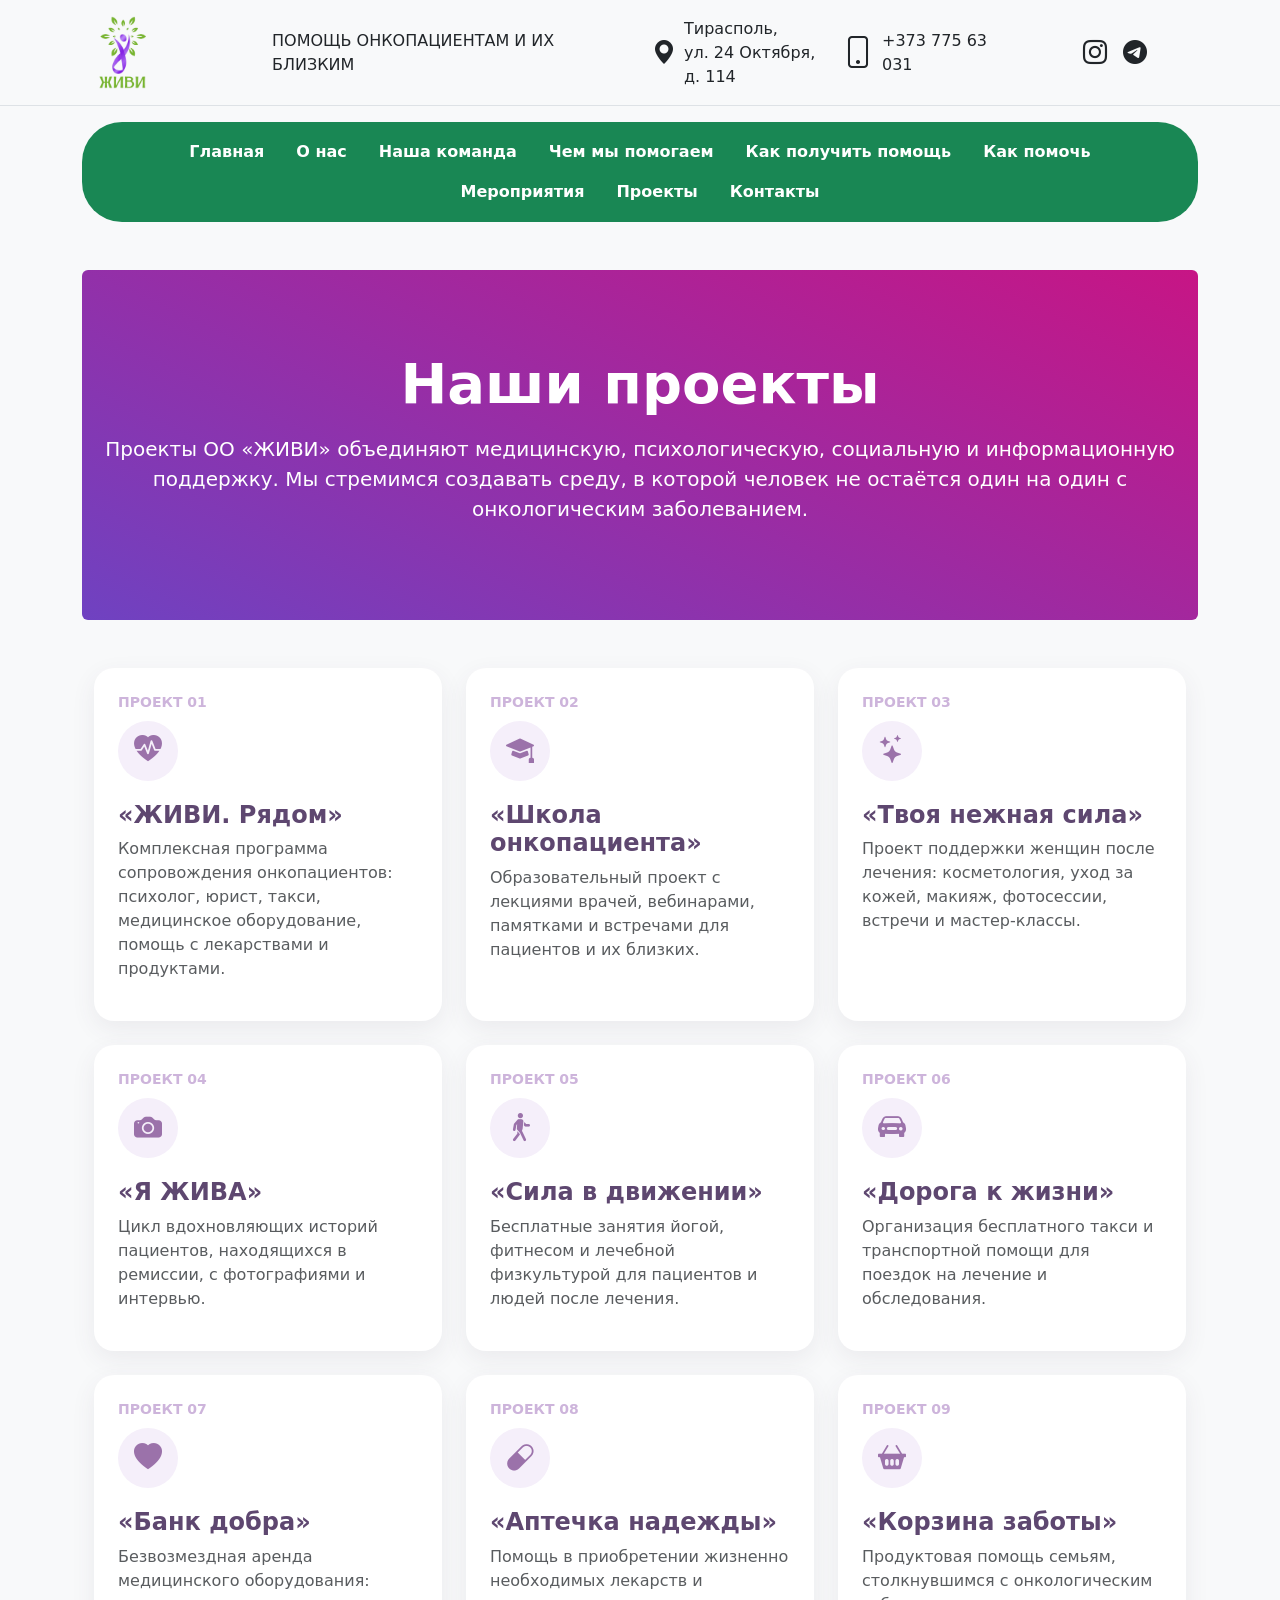
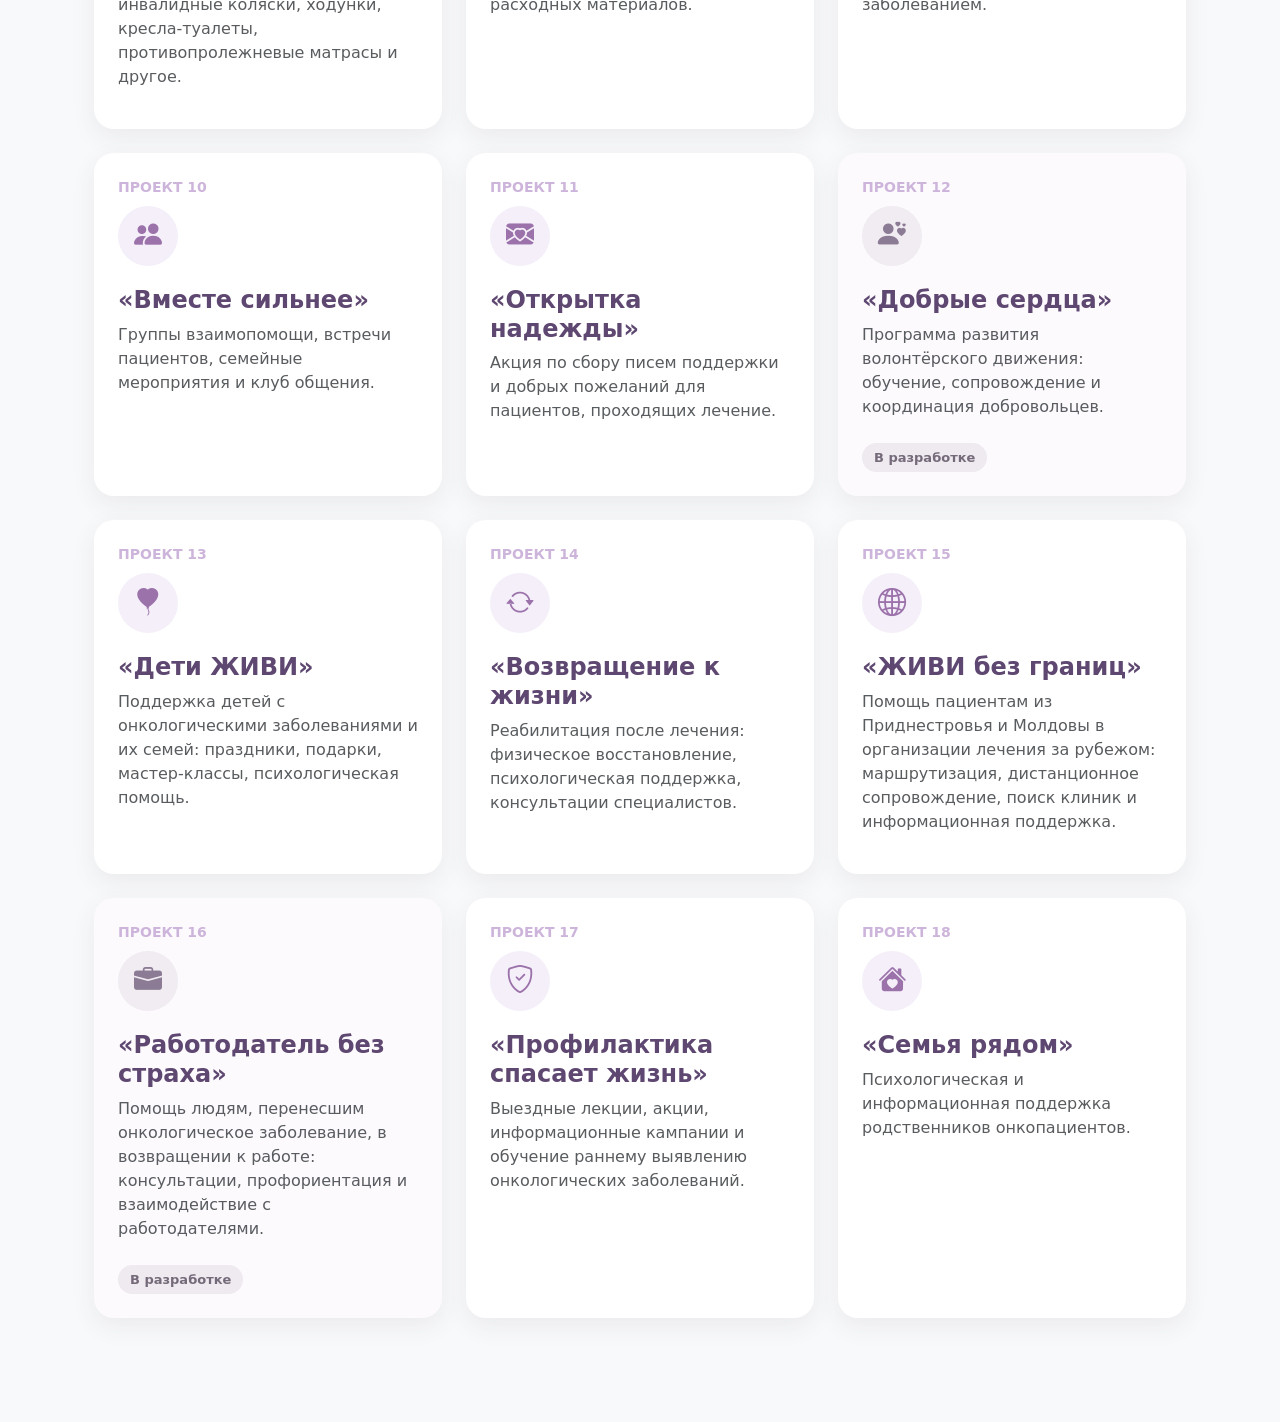
<file: ourProjects.html>
<!doctype html>
<html lang="en">
<head>

    <!-- Google tag (gtag.js) -->
    <script async src="https://www.googletagmanager.com/gtag/js?id=G-BPQXWWPLKF"></script>
    <script>
        window.dataLayer = window.dataLayer || [];
        function gtag(){dataLayer.push(arguments);}
        gtag('js', new Date());

        gtag('config', 'G-BPQXWWPLKF');
    </script>

    <title>Наши проекты</title>
    <meta charset="utf-8">
    <meta name="viewport" content="width=device-width, initial-scale=1">



    <meta name="description"
          content="Общественная организация Живи">
    <meta name="robots" content="index, follow">
    <link rel="canonical" href=""><!--указать позже-->



    <!-- Favicon -->
    <link rel="icon" href="icons/favicon.png" type="image/x-icon">

    <!-- Bootstrap Icons -->
    <link rel="stylesheet" href="https://cdn.jsdelivr.net/npm/bootstrap-icons@1.11.3/font/bootstrap-icons.min.css">


    <link href="https://fonts.googleapis.com/css2?family=Playfair+Display:wght@600;700&family=Montserrat:wght@300;400;500&display=swap" rel="stylesheet">

    <link href="https://fonts.googleapis.com/css2?family=Marck+Script&display=swap" rel="stylesheet">

    <link href="https://cdn.jsdelivr.net/npm/bootstrap@5.3.8/dist/css/bootstrap.min.css" rel="stylesheet"
          integrity="sha384-sRIl4kxILFvY47J16cr9ZwB07vP4J8+LH7qKQnuqkuIAvNWLzeN8tE5YBujZqJLB" crossorigin="anonymous">
    <link rel="stylesheet" href="css/ourProjects.css">
    <link rel="stylesheet" href="css/style.css">
    <link rel="stylesheet" href="css/ourTeam.css">

</head>
<body>

<!--Header-->

<header class="border-bottom">
    <div class="container">

        <div class="row align-items-center gy-2">

            <!-- LOGO -->
            <div class="col-12 col-sm-6 col-md-3 col-lg-2 text-center text-sm-start">
                <img src="icons/header/logo7.png" class="img-fluid logo w-50 p-3" alt="Логотип">
            </div>

            <!-- TITLE -->
            <div class="col-12 col-sm-6 col-md-3 col-lg-4 text-center text-sm-start">
                ПОМОЩЬ ОНКОПАЦИЕНТАМ И ИХ БЛИЗКИМ
            </div>

            <!-- ADDRESS -->
            <div class="col-12 col-md-3 col-lg-2 d-flex justify-content-center justify-content-md-start align-items-center">
                <i class="bi bi-geo-alt-fill me-2 fs-4"></i>
                <div class="text-center text-md-start">
                    Тирасполь,<br>ул. 24 Октября, д. 114
                </div>
            </div>

            <!-- PHONE -->
            <div class="col-12 col-md-3 col-lg-2 d-flex justify-content-center justify-content-md-start align-items-center">
                <i class="bi bi-phone me-2 fs-2"></i>
                <div class="text-center text-md-start">
                    +373 775 63 031
                </div>
            </div>

            <!-- SOCIAL -->
            <div class="col-12 col-lg-2 d-flex justify-content-center gap-3 fs-5">
                <a href="https://www.instagram.com/vika_zudnia?igsh=MTg4NHFieWpuamlzYQ==" class="text-dark fs-4">
                    <i class="bi bi-instagram"></i>
                </a>
                <a href="https://t.me/Viktoria_viktorovnaz" class="text-dark fs-4">
                    <i class="bi bi-telegram"></i>
                </a>
            </div>
        </div>

    </div>
</header>

<!--Navbar-->

<div class="container mt-3">
    <div class="nav-wrapper bg-success">

        <ul class="nav justify-content-center fw-bold">
            <li class="nav-item">
                <a class="nav-link text-white" href="index.html">Главная</a>
            </li>
            <li class="nav-item">
                <a class="nav-link text-white" href="aboutUs.html">О нас</a>
            </li>
            <li class="nav-item">
                <a class="nav-link text-white" href="ourTeam.html">Наша команда</a>
            </li>
            <li class="nav-item">
                <a class="nav-link text-white" href="index.html#howWeHelp">Чем мы помогаем</a>
            </li>
            <li class="nav-item">
                <a class="nav-link text-white" href="https://script.google.com/macros/s/AKfycbxM1c7LnrcYfMW8fWRunZTEGgI8AjXnWWBZpgmiaH6TPeH-Q8tuLE4RS60luPx8Rjal/exec">Как получить помощь</a>
            </li>
            <li class="nav-item">
                <a class="nav-link text-white" href="howToHelp.html">Как помочь</a>
            </li>
            <li class="nav-item">
                <a class="nav-link text-white" href="events.html">Мероприятия</a>
            </li>
            <li class="nav-item">
                <a class="nav-link text-white" href="ourProjects.html">Проекты</a>
            </li>
            <li class="nav-item">
                <a class="nav-link text-white" href="index.html#contacts">Контакты</a>
            </li>
        </ul>

    </div>
</div>

<!--Наша команда-->

<section class="container py-5">

    <!-- Заголовок -->

    <section class="team-header text-center rounded">

        <div class="container">

            <h1 class="display-4 fw-bold">
                Наши проекты
            </h1>

            <p class="lead mt-3">
                Проекты ОО «ЖИВИ» объединяют медицинскую,
                психологическую, социальную и информационную
                поддержку. Мы стремимся создавать среду,
                в которой человек не остаётся один на один
                с онкологическим заболеванием.
            </p>

        </div>

    </section>


<!--Наши проекты-->

<!-- =========================
     ПРОЕКТЫ
========================= -->

<section class="py-5">

    <div class="container">


        <div class="row g-4">


            <!-- 01 -->

            <div class="col-md-6 col-lg-4">

                <div class="card project-card p-4">

                    <div class="project-number mb-2">
                        ПРОЕКТ 01
                    </div>

                    <div class="project-icon">
                        <i class="bi bi-heart-pulse-fill"></i>
                    </div>

                    <h3 class="project-title h4">
                        «ЖИВИ. Рядом»
                    </h3>

                    <p class="text-muted">
                        Комплексная программа сопровождения
                        онкопациентов: психолог, юрист, такси,
                        медицинское оборудование, помощь
                        с лекарствами и продуктами.
                    </p>

                </div>

            </div>



            <!-- 02 -->

            <div class="col-md-6 col-lg-4">

                <div class="card project-card p-4">

                    <div class="project-number mb-2">
                        ПРОЕКТ 02
                    </div>

                    <div class="project-icon">
                        <i class="bi bi-mortarboard-fill"></i>
                    </div>

                    <h3 class="project-title h4">
                        «Школа онкопациента»
                    </h3>

                    <p class="text-muted">
                        Образовательный проект с лекциями врачей,
                        вебинарами, памятками и встречами
                        для пациентов и их близких.
                    </p>

                </div>

            </div>



            <!-- 03 -->

            <div class="col-md-6 col-lg-4">

                <div class="card project-card p-4">

                    <div class="project-number mb-2">
                        ПРОЕКТ 03
                    </div>

                    <div class="project-icon">
                        <i class="bi bi-stars"></i>
                    </div>

                    <h3 class="project-title h4">
                        «Твоя нежная сила»
                    </h3>

                    <p class="text-muted">
                        Проект поддержки женщин после лечения:
                        косметология, уход за кожей, макияж,
                        фотосессии, встречи и мастер-классы.
                    </p>

                </div>

            </div>



            <!-- 04 -->

            <div class="col-md-6 col-lg-4">

                <div class="card project-card p-4">

                    <div class="project-number mb-2">
                        ПРОЕКТ 04
                    </div>

                    <div class="project-icon">
                        <i class="bi bi-camera-fill"></i>
                    </div>

                    <h3 class="project-title h4">
                        «Я ЖИВА»
                    </h3>

                    <p class="text-muted">
                        Цикл вдохновляющих историй пациентов,
                        находящихся в ремиссии, с фотографиями
                        и интервью.
                    </p>

                </div>

            </div>



            <!-- 05 -->

            <div class="col-md-6 col-lg-4">

                <div class="card project-card p-4">

                    <div class="project-number mb-2">
                        ПРОЕКТ 05
                    </div>

                    <div class="project-icon">
                        <i class="bi bi-person-walking"></i>
                    </div>

                    <h3 class="project-title h4">
                        «Сила в движении»
                    </h3>

                    <p class="text-muted">
                        Бесплатные занятия йогой, фитнесом
                        и лечебной физкультурой для пациентов
                        и людей после лечения.
                    </p>

                </div>

            </div>



            <!-- 06 -->

            <div class="col-md-6 col-lg-4">

                <div class="card project-card p-4">

                    <div class="project-number mb-2">
                        ПРОЕКТ 06
                    </div>

                    <div class="project-icon">
                        <i class="bi bi-car-front-fill"></i>
                    </div>

                    <h3 class="project-title h4">
                        «Дорога к жизни»
                    </h3>

                    <p class="text-muted">
                        Организация бесплатного такси
                        и транспортной помощи для поездок
                        на лечение и обследования.
                    </p>

                </div>

            </div>



            <!-- 07 -->

            <div class="col-md-6 col-lg-4">

                <div class="card project-card p-4">

                    <div class="project-number mb-2">
                        ПРОЕКТ 07
                    </div>

                    <div class="project-icon">
                        <i class="bi bi-heart-fill"></i>
                    </div>

                    <h3 class="project-title h4">
                        «Банк добра»
                    </h3>

                    <p class="text-muted">
                        Безвозмездная аренда медицинского
                        оборудования: инвалидные коляски,
                        ходунки, кресла-туалеты,
                        противопролежневые матрасы и другое.
                    </p>

                </div>

            </div>



            <!-- 08 -->

            <div class="col-md-6 col-lg-4">

                <div class="card project-card p-4">

                    <div class="project-number mb-2">
                        ПРОЕКТ 08
                    </div>

                    <div class="project-icon">
                        <i class="bi bi-capsule"></i>
                    </div>

                    <h3 class="project-title h4">
                        «Аптечка надежды»
                    </h3>

                    <p class="text-muted">
                        Помощь в приобретении жизненно
                        необходимых лекарств и расходных
                        материалов.
                    </p>

                </div>

            </div>



            <!-- 09 -->

            <div class="col-md-6 col-lg-4">

                <div class="card project-card p-4">

                    <div class="project-number mb-2">
                        ПРОЕКТ 09
                    </div>

                    <div class="project-icon">
                        <i class="bi bi-basket2-fill"></i>
                    </div>

                    <h3 class="project-title h4">
                        «Корзина заботы»
                    </h3>

                    <p class="text-muted">
                        Продуктовая помощь семьям,
                        столкнувшимся с онкологическим
                        заболеванием.
                    </p>

                </div>

            </div>



            <!-- 10 -->

            <div class="col-md-6 col-lg-4">

                <div class="card project-card p-4">

                    <div class="project-number mb-2">
                        ПРОЕКТ 10
                    </div>

                    <div class="project-icon">
                        <i class="bi bi-people-fill"></i>
                    </div>

                    <h3 class="project-title h4">
                        «Вместе сильнее»
                    </h3>

                    <p class="text-muted">
                        Группы взаимопомощи, встречи пациентов,
                        семейные мероприятия и клуб общения.
                    </p>

                </div>

            </div>



            <!-- 11 -->

            <div class="col-md-6 col-lg-4">

                <div class="card project-card p-4">

                    <div class="project-number mb-2">
                        ПРОЕКТ 11
                    </div>

                    <div class="project-icon">
                        <i class="bi bi-envelope-heart-fill"></i>
                    </div>

                    <h3 class="project-title h4">
                        «Открытка надежды»
                    </h3>

                    <p class="text-muted">
                        Акция по сбору писем поддержки
                        и добрых пожеланий для пациентов,
                        проходящих лечение.
                    </p>

                </div>

            </div>



            <!-- 12 -->

            <div class="col-md-6 col-lg-4">

                <div class="card project-card development p-4">

                    <div class="project-number mb-2">
                        ПРОЕКТ 12
                    </div>

                    <div class="project-icon">
                        <i class="bi bi-person-hearts"></i>
                    </div>

                    <h3 class="project-title h4">
                        «Добрые сердца»
                    </h3>

                    <p class="text-muted">
                        Программа развития волонтёрского
                        движения: обучение, сопровождение
                        и координация добровольцев.
                    </p>

                    <div class="mt-auto pt-2">
                        <span class="project-status">
                            В разработке
                        </span>
                    </div>

                </div>

            </div>



            <!-- 13 -->

            <div class="col-md-6 col-lg-4">

                <div class="card project-card p-4">

                    <div class="project-number mb-2">
                        ПРОЕКТ 13
                    </div>

                    <div class="project-icon">
                        <i class="bi bi-balloon-heart-fill"></i>
                    </div>

                    <h3 class="project-title h4">
                        «Дети ЖИВИ»
                    </h3>

                    <p class="text-muted">
                        Поддержка детей с онкологическими
                        заболеваниями и их семей: праздники,
                        подарки, мастер-классы,
                        психологическая помощь.
                    </p>

                </div>

            </div>



            <!-- 14 -->

            <div class="col-md-6 col-lg-4">

                <div class="card project-card p-4">

                    <div class="project-number mb-2">
                        ПРОЕКТ 14
                    </div>

                    <div class="project-icon">
                        <i class="bi bi-arrow-repeat"></i>
                    </div>

                    <h3 class="project-title h4">
                        «Возвращение к жизни»
                    </h3>

                    <p class="text-muted">
                        Реабилитация после лечения:
                        физическое восстановление,
                        психологическая поддержка,
                        консультации специалистов.
                    </p>

                </div>

            </div>



            <!-- 15 -->

            <div class="col-md-6 col-lg-4">

                <div class="card project-card p-4">

                    <div class="project-number mb-2">
                        ПРОЕКТ 15
                    </div>

                    <div class="project-icon">
                        <i class="bi bi-globe2"></i>
                    </div>

                    <h3 class="project-title h4">
                        «ЖИВИ без границ»
                    </h3>

                    <p class="text-muted">
                        Помощь пациентам из Приднестровья
                        и Молдовы в организации лечения
                        за рубежом: маршрутизация,
                        дистанционное сопровождение,
                        поиск клиник и информационная поддержка.
                    </p>

                </div>

            </div>



            <!-- 16 -->

            <div class="col-md-6 col-lg-4">

                <div class="card project-card development p-4">

                    <div class="project-number mb-2">
                        ПРОЕКТ 16
                    </div>

                    <div class="project-icon">
                        <i class="bi bi-briefcase-fill"></i>
                    </div>

                    <h3 class="project-title h4">
                        «Работодатель без страха»
                    </h3>

                    <p class="text-muted">
                        Помощь людям, перенесшим онкологическое
                        заболевание, в возвращении к работе:
                        консультации, профориентация
                        и взаимодействие с работодателями.
                    </p>

                    <div class="mt-auto pt-2">
                        <span class="project-status">
                            В разработке
                        </span>
                    </div>

                </div>

            </div>



            <!-- 17 -->

            <div class="col-md-6 col-lg-4">

                <div class="card project-card p-4">

                    <div class="project-number mb-2">
                        ПРОЕКТ 17
                    </div>

                    <div class="project-icon">
                        <i class="bi bi-shield-check"></i>
                    </div>

                    <h3 class="project-title h4">
                        «Профилактика спасает жизнь»
                    </h3>

                    <p class="text-muted">
                        Выездные лекции, акции,
                        информационные кампании и обучение
                        раннему выявлению онкологических
                        заболеваний.
                    </p>

                </div>

            </div>



            <!-- 18 -->

            <div class="col-md-6 col-lg-4">

                <div class="card project-card p-4">

                    <div class="project-number mb-2">
                        ПРОЕКТ 18
                    </div>

                    <div class="project-icon">
                        <i class="bi bi-house-heart-fill"></i>
                    </div>

                    <h3 class="project-title h4">
                        «Семья рядом»
                    </h3>

                    <p class="text-muted">
                        Психологическая и информационная
                        поддержка родственников онкопациентов.
                    </p>

                </div>

            </div>


        </div>

    </div>

</section>

</section>

<!-- Bootstrap JS -->

<script src="https://cdn.jsdelivr.net/npm/bootstrap@5.3.8/dist/js/bootstrap.bundle.min.js"></script>


</body>
</html>
</file>
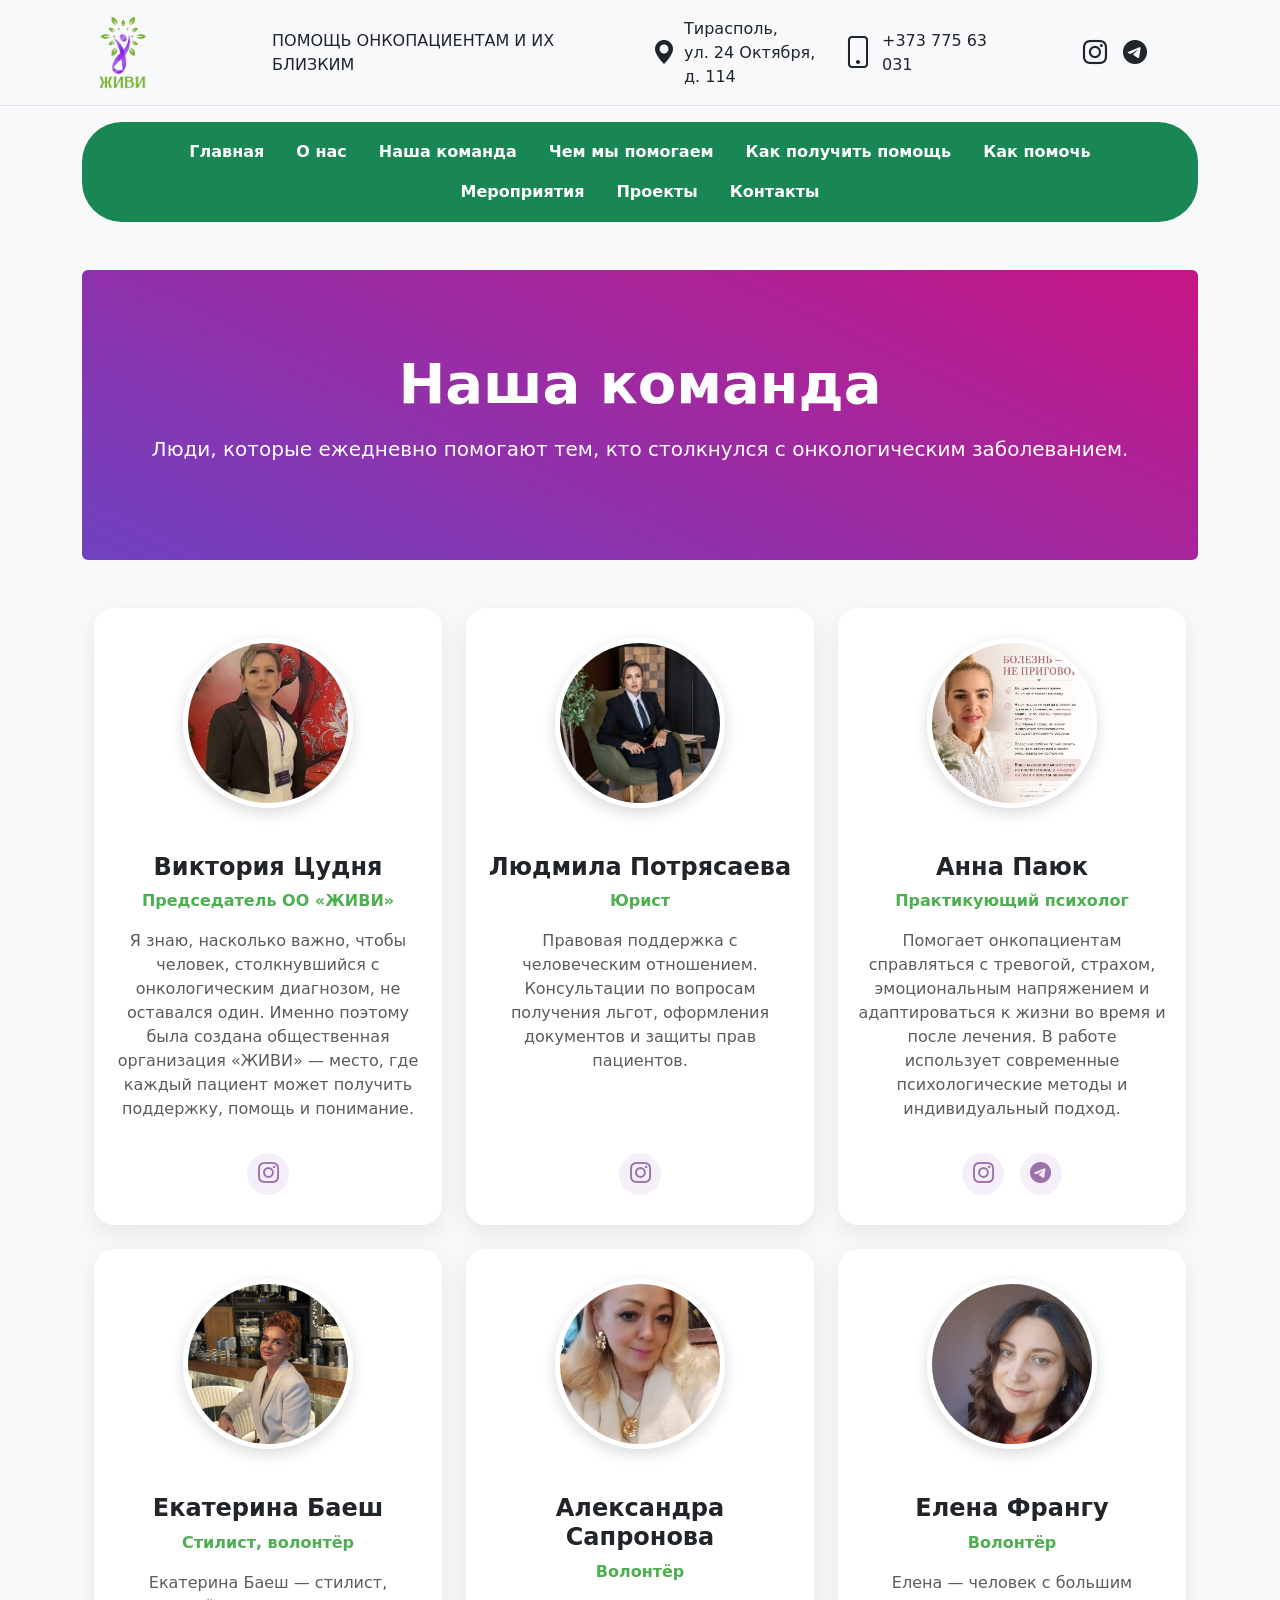
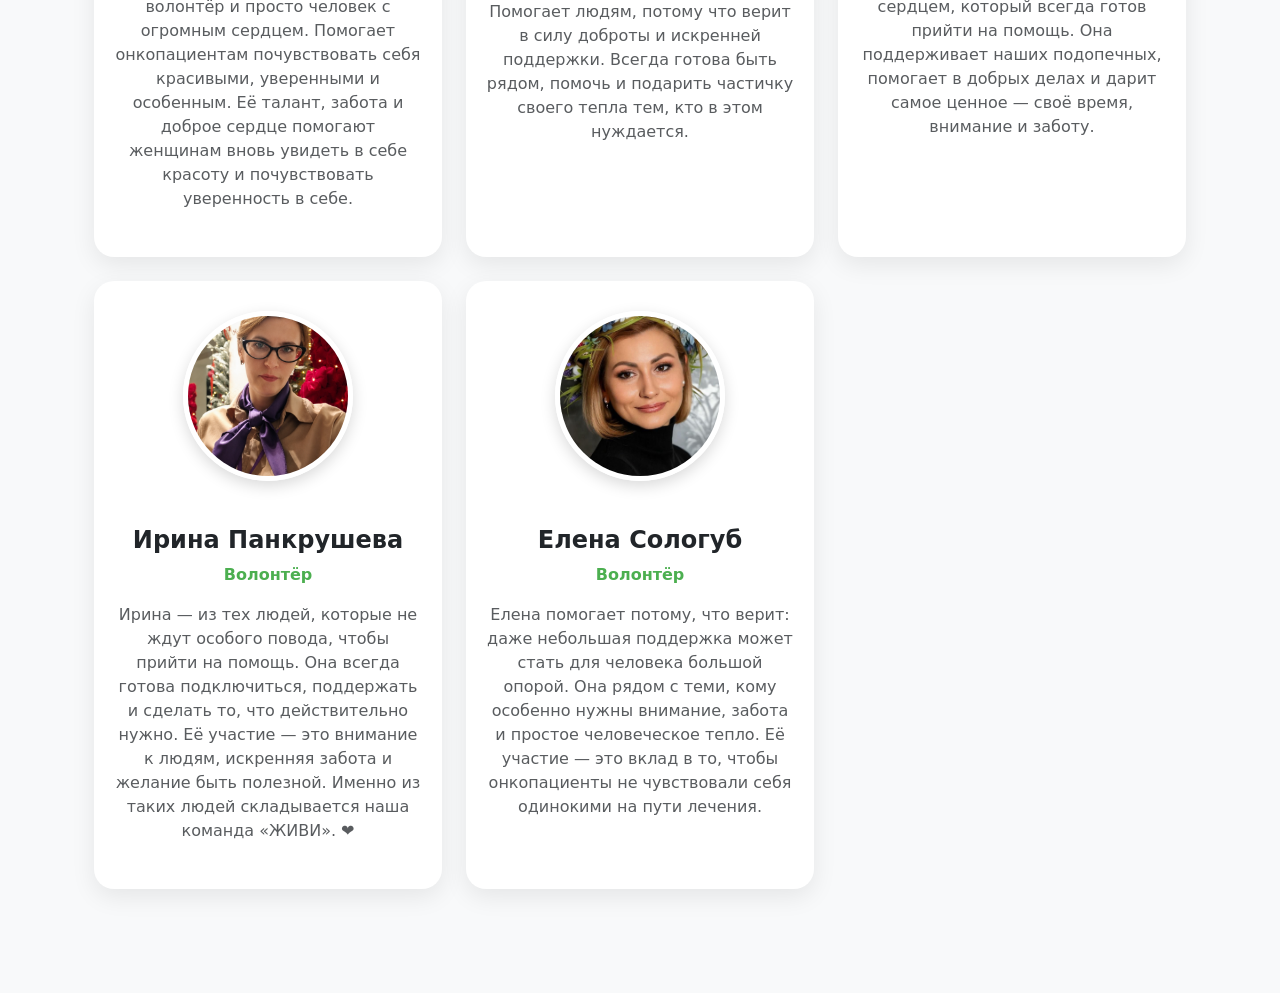
<file: ourTeam.html>
<!doctype html>
<html lang="ru">

<head>

    <!-- Google tag (gtag.js) -->
    <script async src="https://www.googletagmanager.com/gtag/js?id=G-BPQXWWPLKF"></script>
    <script>
        window.dataLayer = window.dataLayer || [];
        function gtag(){dataLayer.push(arguments);}
        gtag('js', new Date());

        gtag('config', 'G-BPQXWWPLKF');
    </script>

    <title>Наша команда</title>

    <meta charset="utf-8">
    <meta name="viewport" content="width=device-width, initial-scale=1">

    <meta name="description"
          content="Общественная организация Живи">
    <meta name="robots" content="index, follow">


    <link rel="canonical" href=""><!--указать позже-->

    <!-- Favicon -->
    <link rel="icon" href="icons/favicon.png" type="image/x-icon">

    <!-- Bootstrap Icons -->
    <link rel="stylesheet" href="https://cdn.jsdelivr.net/npm/bootstrap-icons@1.11.3/font/bootstrap-icons.min.css">


    <link href="https://fonts.googleapis.com/css2?family=Playfair+Display:wght@600;700&family=Montserrat:wght@300;400;500&display=swap"
          rel="stylesheet">

    <link href="https://fonts.googleapis.com/css2?family=Marck+Script&display=swap" rel="stylesheet">

    <link href="https://cdn.jsdelivr.net/npm/bootstrap@5.3.8/dist/css/bootstrap.min.css" rel="stylesheet"
          integrity="sha384-sRIl4kxILFvY47J16cr9ZwB07vP4J8+LH7qKQnuqkuIAvNWLzeN8tE5YBujZqJLB" crossorigin="anonymous">
    <link rel="stylesheet" href="css/ourTeam.css">
    <link rel="stylesheet" href="css/style.css">
</head>
<body>

<!--Header-->

<header class="border-bottom">
    <div class="container">

        <div class="row align-items-center gy-2">

            <!-- LOGO -->
            <div class="col-12 col-sm-6 col-md-3 col-lg-2 text-center text-sm-start">
                <img src="icons/header/logo7.png" class="img-fluid logo w-50 p-3" alt="Логотип">
            </div>

            <!-- TITLE -->
            <div class="col-12 col-sm-6 col-md-3 col-lg-4 text-center text-sm-start">
                ПОМОЩЬ ОНКОПАЦИЕНТАМ И ИХ БЛИЗКИМ
            </div>

            <!-- ADDRESS -->
            <div class="col-12 col-md-3 col-lg-2 d-flex justify-content-center justify-content-md-start align-items-center">
                <i class="bi bi-geo-alt-fill me-2 fs-4"></i>
                <div class="text-center text-md-start">
                    Тирасполь,<br>ул. 24 Октября, д. 114
                </div>
            </div>

            <!-- PHONE -->
            <div class="col-12 col-md-3 col-lg-2 d-flex justify-content-center justify-content-md-start align-items-center">
                <i class="bi bi-phone me-2 fs-2"></i>
                <div class="text-center text-md-start">
                    +373 775 63 031
                </div>
            </div>

            <!-- SOCIAL -->
            <div class="col-12 col-lg-2 d-flex justify-content-center gap-3 fs-5">
                <a href="https://www.instagram.com/vika_zudnia?igsh=MTg4NHFieWpuamlzYQ==" class="text-dark fs-4">
                    <i class="bi bi-instagram"></i>
                </a>
                <a href="https://t.me/Viktoria_viktorovnaz" class="text-dark fs-4">
                    <i class="bi bi-telegram"></i>
                </a>
            </div>
        </div>

    </div>
</header>

<!--Navbar-->

<div class="container mt-3">
    <div class="nav-wrapper bg-success">

        <ul class="nav justify-content-center fw-bold">
            <li class="nav-item">
                <a class="nav-link text-white" href="index.html">Главная</a>
            </li>
            <li class="nav-item">
                <a class="nav-link text-white" href="aboutUs.html">О нас</a>
            </li>
            <li class="nav-item">
                <a class="nav-link text-white" href="ourTeam.html">Наша команда</a>
            </li>
            <li class="nav-item">
                <a class="nav-link text-white" href="index.html#howWeHelp">Чем мы помогаем</a>
            </li>
            <li class="nav-item">
                <a class="nav-link text-white" href=https://script.google.com/macros/s/AKfycbxM1c7LnrcYfMW8fWRunZTEGgI8AjXnWWBZpgmiaH6TPeH-Q8tuLE4RS60luPx8Rjal/exec">Как получить помощь</a>
            </li>
            <li class="nav-item">
                <a class="nav-link text-white" href="howToHelp.html">Как помочь</a>
            </li>
            <li class="nav-item">
                <a class="nav-link text-white" href="events.html">Мероприятия</a>
            </li>
            <li class="nav-item">
                <a class="nav-link text-white" href="ourProjects.html">Проекты</a>
            </li>
            <li class="nav-item">
                <a class="nav-link text-white" href="index.html#contacts">Контакты</a>
            </li>
        </ul>

    </div>
</div>

<!--Наша команда-->

<section class="container py-5">

    <!-- Заголовок -->

    <section class="team-header text-center rounded">

        <div class="container">

            <h1 class="display-4 fw-bold">
                Наша команда
            </h1>

            <p class="lead mt-3">
                Люди, которые ежедневно помогают тем, кто столкнулся с онкологическим заболеванием.
            </p>

        </div>

    </section>


    <!-- Команда -->

    <section class="py-5">

        <div class="container">

            <div class="row g-4">

                <!-- Карточка -->

                <div class="col-md-6 col-lg-4">

                    <div class="card team-card h-100 text-center">

                        <img src="img/ourTeam/president.jpg"
                             class="team-photo"
                             alt="Виктория Цудня">

                        <div class="card-body d-flex flex-column">

                            <h4 class="fw-bold">
                                Виктория Цудня
                            </h4>

                            <div class="team-role mb-3">
                                Председатель ОО «ЖИВИ»
                            </div>

                            <p class="text-muted">
                                Я знаю, насколько важно, чтобы человек, столкнувшийся с онкологическим диагнозом, не
                                оставался один. Именно поэтому была создана общественная организация «ЖИВИ» — место, где
                                каждый пациент может получить поддержку, помощь и понимание.
                            </p>

                            <!-- Социальные сети -->
                            <div class="mt-auto pt-3">

                                <a href="https://www.instagram.com/vika_zudnia/"
                                   class="social-link instagram"
                                   target="_blank"
                                   aria-label="Instagram">
                                    <i class="bi bi-instagram"></i>
                                </a>

                            </div>


                        </div>

                    </div>

                </div>

                <!-- Карточка -->

                <div class="col-md-6 col-lg-4">

                    <div class="card team-card h-100 text-center">

                        <img src="img/ourTeam/lawyer.jpg"
                             class="team-photo"
                             alt="Людмила Потрясаева"
                             onclick="openImage(this.src)">


                        <div class="card-body d-flex flex-column">

                            <h4 class="fw-bold">
                                Людмила Потрясаева
                            </h4>

                            <div class="team-role mb-3">
                                Юрист
                            </div>

                            <p class="text-muted">
                                Правовая поддержка с человеческим отношением. Консультации по вопросам получения льгот,
                                оформления документов и защиты прав пациентов.</p>

                            <!-- Социальные сети -->
                            <div class="mt-auto pt-3">

                                <a href="https://www.instagram.com/liudmila_potriasaeva?igsh=NjY1bXp1MnZmZ2Fs"
                                   class="social-link instagram"
                                   target="_blank"
                                   aria-label="Instagram">
                                    <i class="bi bi-instagram"></i>
                                </a>

                            </div>

                        </div>

                    </div>

                </div>

                <!-- Карточка -->

                <div class="col-md-6 col-lg-4">

                    <div class="card team-card h-100 text-center">

                        <img src="img/ourTeam/psychologist.jpg"
                             class="team-photo"
                             alt="Анна Паюк"
                             onclick="openImage(this.src)">

                        <div class="card-body d-flex flex-column">

                            <h4 class="fw-bold">
                                Анна Паюк
                            </h4>

                            <div class="team-role mb-3">
                                Практикующий психолог
                            </div>

                            <p class="text-muted">
                                Помогает онкопациентам справляться с тревогой, страхом, эмоциональным напряжением и
                                адаптироваться к жизни во время и после лечения. В работе использует современные
                                психологические методы и индивидуальный подход.
                            </p>

                            <!-- Социальные сети -->
                            <div class="mt-auto pt-3">

                                <a href="https://www.instagram.com/anna_paiuc?igsh=cHRoeHcycmFkbWlm"
                                   class="social-link instagram"
                                   target="_blank"
                                   aria-label="Instagram">
                                    <i class="bi bi-instagram"></i>
                                </a>

                                <a href="https://t.me/Paiuc"
                                   class="social-link telegram"
                                   target="_blank"
                                   aria-label="Telegram">
                                    <i class="bi bi-telegram"></i>
                                </a>

                            </div>

                        </div>

                    </div>

                </div>

                <!-- Карточка -->

                <div class="col-md-6 col-lg-4">

                    <div class="card team-card h-100 text-center">

                        <img src="img/ourTeam/volunteer.jpg"
                             class="team-photo"
                             alt="Катя Баеш"
                             onclick="openImage(this.src)">

                        <div class="card-body d-flex flex-column">

                            <h4 class="fw-bold">
                                Екатерина Баеш
                            </h4>

                            <div class="team-role mb-3">
                                Cтилист, волонтёр
                            </div>

                            <p class="text-muted">
                                Екатерина Баеш — стилист, волонтёр и просто человек с огромным сердцем.
                                Помогает онкопациентам почувствовать себя красивыми, уверенными и особенным. Её талант, забота и доброе сердце помогают женщинам вновь увидеть в себе красоту и почувствовать уверенность в себе.
                            </p>

                        </div>

                    </div>

                </div>

                <!-- Карточка -->

                <div class="col-md-6 col-lg-4">

                    <div class="card team-card h-100 text-center">

                        <img src="img/ourTeam/volunteer2.jpg"
                             class="team-photo"
                             alt="Александра Сапронова"
                             onclick="openImage(this.src)">

                        <div class="card-body d-flex flex-column">

                            <h4 class="fw-bold">
                                Александра Сапронова
                            </h4>

                            <div class="team-role mb-3">
                                Волонтёр
                            </div>

                            <p class="text-muted">
                                Помогает людям, потому что верит в силу доброты и искренней поддержки. Всегда готова быть рядом, помочь и подарить частичку своего тепла тем, кто в этом нуждается.
                            </p>

                        </div>

                    </div>

                </div>

                <!-- Карточка -->

                <div class="col-md-6 col-lg-4">

                    <div class="card team-card h-100 text-center">

                        <img src="img/ourTeam/volunteer3.jpg"
                             class="team-photo"
                             alt="Елена Франгу"
                             onclick="openImage(this.src)">

                        <div class="card-body d-flex flex-column">

                            <h4 class="fw-bold">
                                Елена Франгу
                            </h4>

                            <div class="team-role mb-3">
                                Волонтёр
                            </div>

                            <p class="text-muted">
                                Елена — человек с большим сердцем, который всегда готов прийти на помощь. Она поддерживает наших подопечных, помогает в добрых делах и дарит самое ценное — своё время, внимание и заботу.
                            </p>

                        </div>

                    </div>

                </div>

                <!-- Карточка -->

                <div class="col-md-6 col-lg-4">

                    <div class="card team-card h-100 text-center">

                        <img src="img/ourTeam/volunteer4.png"
                             class="team-photo"
                             alt="Ирина Панкрушева"
                             onclick="openImage(this.src)">

                        <div class="card-body d-flex flex-column">

                            <h4 class="fw-bold">
                                Ирина Панкрушева
                            </h4>

                            <div class="team-role mb-3">
                                Волонтёр
                            </div>

                            <p class="text-muted">
                                Ирина — из тех людей, которые не ждут особого повода, чтобы прийти на помощь. Она всегда готова подключиться, поддержать и сделать то, что действительно нужно.
                                Её участие — это внимание к людям, искренняя забота и желание быть полезной. Именно из таких людей складывается наша команда «ЖИВИ». ❤️
                            </p>

                        </div>

                    </div>

                </div>

                <!-- Карточка -->

                <div class="col-md-6 col-lg-4">

                    <div class="card team-card h-100 text-center">

                        <img src="img/ourTeam/volunteer5ElenaSologub.jpg"
                             class="team-photo"
                             alt="Елена Сологуб"
                             onclick="openImage(this.src)">

                        <div class="card-body d-flex flex-column">

                            <h4 class="fw-bold">
                                Елена Сологуб
                            </h4>

                            <div class="team-role mb-3">
                                Волонтёр
                            </div>

                            <p class="text-muted">
                                Елена помогает потому, что верит: даже небольшая поддержка может стать для человека большой опорой. Она рядом с теми, кому особенно нужны внимание, забота и простое человеческое тепло. Её участие — это вклад в то, чтобы онкопациенты не чувствовали себя одинокими на пути лечения.
                            </p>

                        </div>

                    </div>

                </div>

            </div>

        </div>

    </section>


</section>

<!-- Модальное окно -->
<div class="modal fade" id="imageModal" tabindex="-1" aria-hidden="true">

    <div class="modal-dialog modal-dialog-centered modal-lg">

        <div class="modal-content border-0 bg-transparent">

            <div class="modal-body text-center position-relative">

                <!-- Крестик -->
                <button type="button"
                        class="btn-close position-absolute top-0 end-0 m-3"
                        data-bs-dismiss="modal"
                        aria-label="Закрыть">
                </button>

                <!-- Большое фото -->
                <img id="modalImage"
                     class="img-fluid rounded shadow"
                     alt="Фото сотрудника">

            </div>

        </div>

    </div>

</div>

<!-- Bootstrap JS -->

<script src="https://cdn.jsdelivr.net/npm/bootstrap@5.3.8/dist/js/bootstrap.bundle.min.js"></script>
<script src="js/ourTeam.js"></script>

</body>
</html>
</file>
<file: css/style.css>
.nav-wrapper {
  border-radius: 40px;
  padding: 10px 20px;
}


.together{
    font-family: 'Caveat', cursive;
    color: #BA55D3;
}

.violetHeart{
      width: 70%;
      max-width: 600px;
      height: auto;
}

.icon-circle {
  width: 80px;
  height: 80px;

  background-color: rgba(146, 112, 255, 0.2);

  border-radius: 70%;

  display: flex;
  justify-content: center;
  align-items: center;

  flex-shrink: 0; /* чтобы не сжимался в flex-контейнере */
}

.icon-circle img {
  width: 64px;
  height: 64px;

  object-fit: contain; /* сохраняет пропорции */
  flex-shrink: 0;      /* не деформируется в flex */
  display: block;
}

.icon-circle {
  background: rgba(146, 112, 255, 0.15);
  transition: 0.3s;
}

.icon-circle:hover {
  background: rgba(146, 112, 255, 0.3);
  transform: scale(1.05);
}

.help-text{
    font-size: 13px;
}

.background-decor {
  position: relative;
  overflow: hidden;
}

.violetHeart img {
    max-width: 180px;
}

.text-purple{
    color:#8f67c9;
}

.card{
    border-radius:20px;
}

.card-body{
    padding:30px 20px;
}

.partner-logo {
  height: 50px;
  width: auto;
  object-fit: contain;
  transition: 0.3s;
}

.light-lavender,
.btn-purple{
background-color: #E6E6FA;
}

.blur-bottom {
    position: absolute;
    bottom: 0;
    left: 0;
    width: 100%;
    height: 120px;
    background: linear-gradient(
        to bottom,
        transparent,
        #FFF7F0
    );
    pointer-events: none;
}
</file>
<file: css/aboutUs.css>
section{
    font-family: 'Montserrat', sans-serif;
    color:#2f3a33;
}

h1,h2,h3,h4,h5{
    font-family: 'Playfair Display', serif;
    font-weight:700;
    letter-spacing:1px;
}

.motto{
    font-family:'Marck Script', cursive;
    font-size:3rem;
    color:#4F8A5B;
}

.nav-wrapper {
  /*background-color: #77b52e;*/   /* зелёный */
  border-radius: 40px;
  padding: 10px 20px;
}
</file>
<file: css/ourTeam.css>
body{
            background:#f8f9fa;
        }

        .team-header{
            background:linear-gradient(205deg,#C71585,#6f42c1);
            color:white;
            padding:80px 0;
        }

        .team-card{
            border:none;
            border-radius:18px;
            overflow:hidden;
            transition:.3s;
            box-shadow:0 8px 25px rgba(0,0,0,.08);
        }

        .team-card:hover{
            transform:translateY(-8px);
            box-shadow:0 15px 35px rgba(0,0,0,.15);
        }

        .team-photo{
            width:170px;
            height:170px;
            object-fit:cover;
            border-radius:50%;
            margin:30px auto 15px;
            border:5px solid #ffffff;
            box-shadow:0 5px 15px rgba(0,0,0,.15);
        }

        .team-role{
            color:#4CAF50;
            font-weight:600;
        }

        .section-title{
            font-weight:700;
        }

        .modal-content{
    background:transparent;
    box-shadow:none;
}

.modal-body{
    padding:0;
}

#modalImage{
    max-height:90vh;
    width:auto;
    border-radius:15px;
}

.btn-close{
background-color: #E9DDF5;
}

.social-link {
    display: inline-flex;
    align-items: center;
    justify-content: center;

    width: 42px;
    height: 42px;

    margin: 0 5px;

    border-radius: 50%;

    text-decoration: none;

    font-size: 21px;

    transition: 0.3s;
}

.social-link.instagram {
    color: #9B72AA;
    background-color: #F5EFFA;
}

.social-link.telegram {
    color: #9B72AA;
    background-color: #F5EFFA;
}

.social-link:hover {
    color: #ffffff;
    background-color: #9B72AA;
    transform: translateY(-3px);
}
</file>
<file: css/howToHelp.css>
/* Карточки */

        .help-card {
            background: #ffffff;
            border: none;
            border-radius: 20px;

            box-shadow: 0 8px 25px rgba(80, 60, 90, 0.08);

            height: 100%;
        }


        .help-icon {
            width: 65px;
            height: 65px;

            display: flex;
            align-items: center;
            justify-content: center;

            margin-bottom: 20px;

            border-radius: 50%;

            background-color: #F5EFFA;
            color: #9B72AA;

            font-size: 30px;
        }


        .help-card h3 {
            color: #5E4770;
        }


        /* QR-код */

        .qr-code {
            max-width: 280px;
            width: 100%;

            border-radius: 15px;

            padding: 10px;

            background: #ffffff;

            box-shadow: 0 5px 20px rgba(0, 0, 0, 0.08);
        }


        /* Кнопки */

        .btn-help {
            background-color: #9B72AA;
            border-color: #9B72AA;
            color: #ffffff;
        }


        .btn-help:hover {
            background-color: #79558A;
            border-color: #79558A;
            color: #ffffff;
        }


        /* Список помощи */

        .help-list {
            list-style: none;
            padding: 0;
        }


        .help-list li {
            padding: 10px 0;
        }


        .help-list i {
            color: #9B72AA;
            margin-right: 10px;
        }


        /* Реквизиты */

        .details-box {
            background-color: #F5EFFA;
            border-radius: 15px;
            padding: 25px;
        }
</file>
<file: css/ourProjects.css>
body {
            background-color: #F8F6FA;
        }

        /* =========================
           КАРТОЧКА ПРОЕКТА
        ========================= */

        .project-card {
            background: #FFFFFF;
            border: none;
            border-radius: 20px;

            height: 100%;

            box-shadow: 0 8px 25px rgba(80, 60, 90, 0.08);

            transition: 0.3s;
        }


        .project-card:hover {
            transform: translateY(-6px);

            box-shadow: 0 15px 35px rgba(80, 60, 90, 0.14);
        }


        /* =========================
           ИКОНКА
        ========================= */

        .project-icon {
            width: 60px;
            height: 60px;

            display: flex;
            align-items: center;
            justify-content: center;

            border-radius: 50%;

            background-color: #F5EFFA;
            color: #9B72AA;

            font-size: 28px;

            margin-bottom: 20px;
        }


        /* =========================
           НАЗВАНИЕ
        ========================= */

        .project-title {
            color: #5E4770;
            font-weight: 700;
        }


        /* =========================
           НОМЕР
        ========================= */

        .project-number {
            color: #CDB4DB;
            font-size: 14px;
            font-weight: 600;
        }


        /* =========================
           СТАТУС
        ========================= */

        .project-status {
            display: inline-block;

            padding: 5px 12px;

            border-radius: 20px;

            background-color: #F5EFFA;
            color: #9B72AA;

            font-size: 13px;
            font-weight: 600;
        }


        /* =========================
           БЛОК В РАЗРАБОТКЕ
        ========================= */

        .project-card.development {
            background-color: #FCFAFD;
        }


        .project-card.development .project-icon {
            background-color: #F0ECF2;
            color: #8C7B94;
        }


        .project-card.development .project-status {
            background-color: #EEEAF0;
            color: #756A79;
        }


        /* =========================
           ВСТУПИТЕЛЬНЫЙ БЛОК
        ========================= */

        .projects-intro {
            max-width: 850px;
            margin: 0 auto 50px;
        }
</file>
